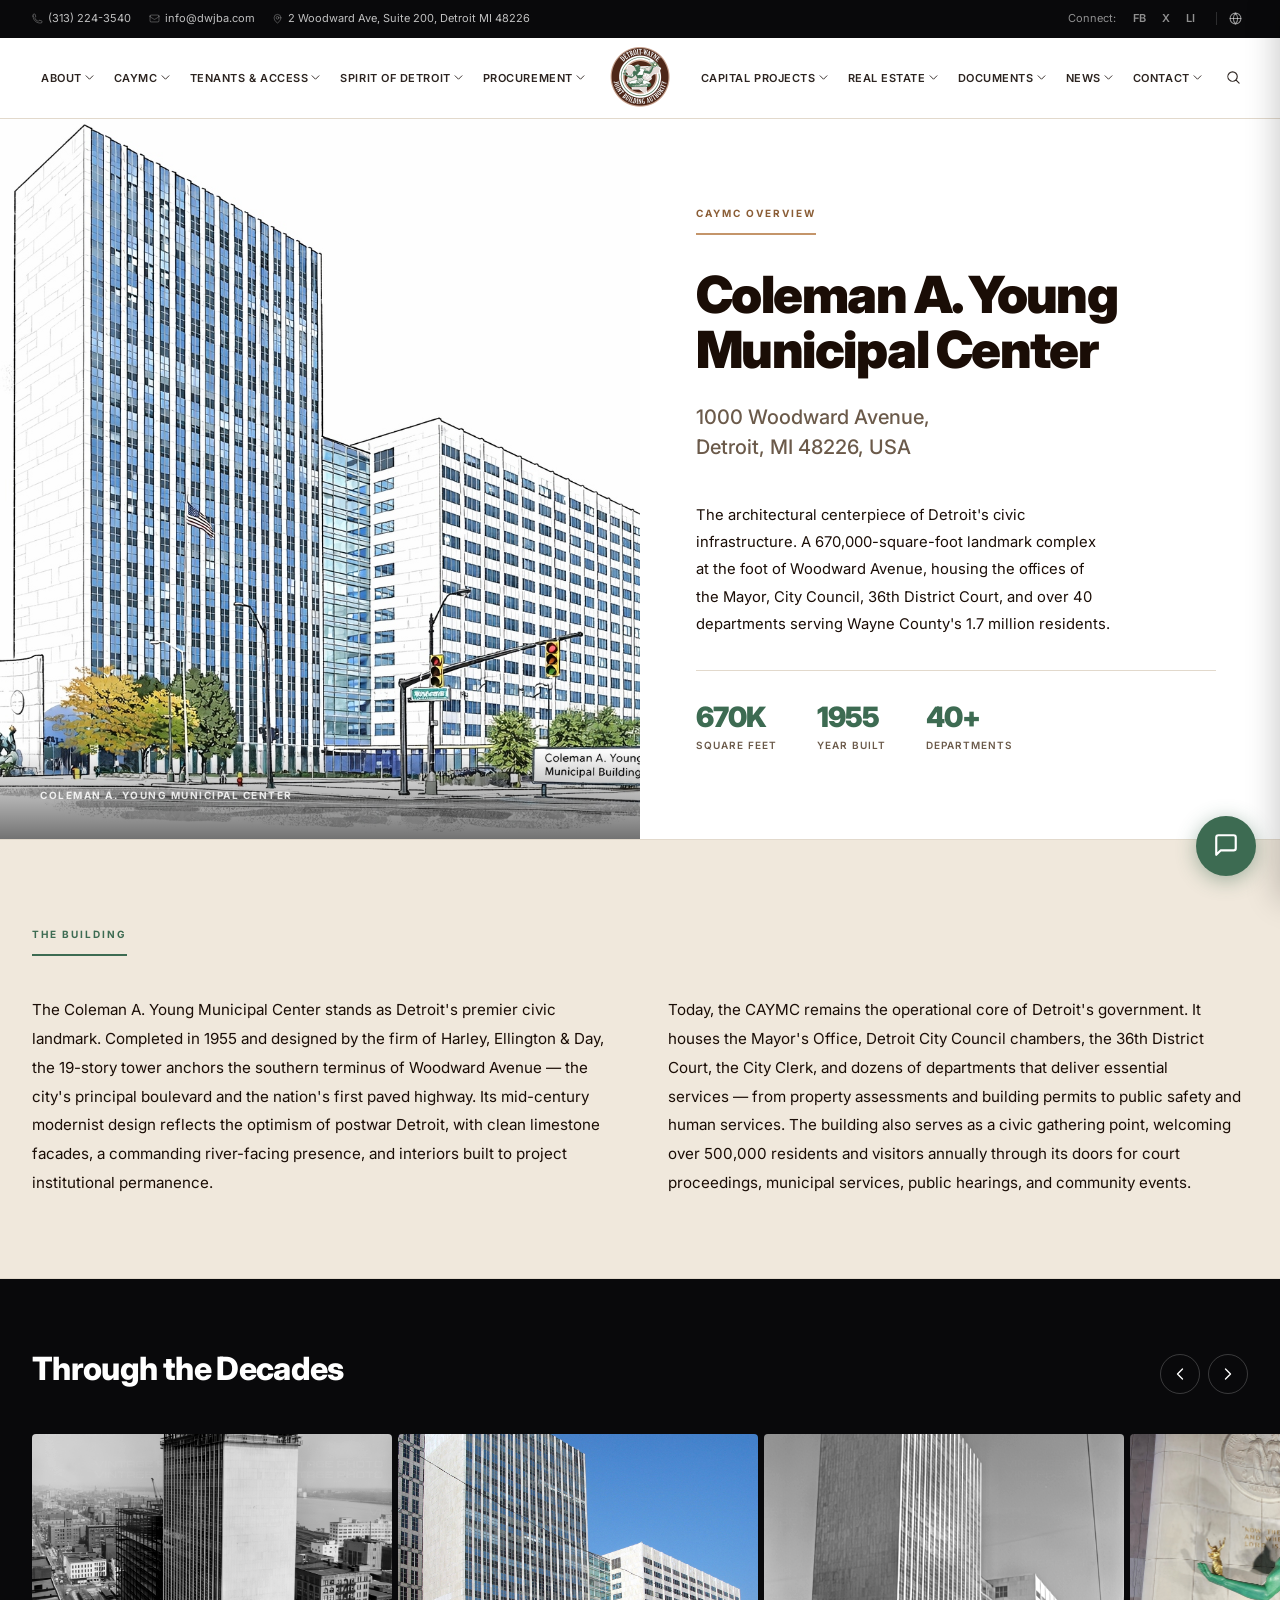
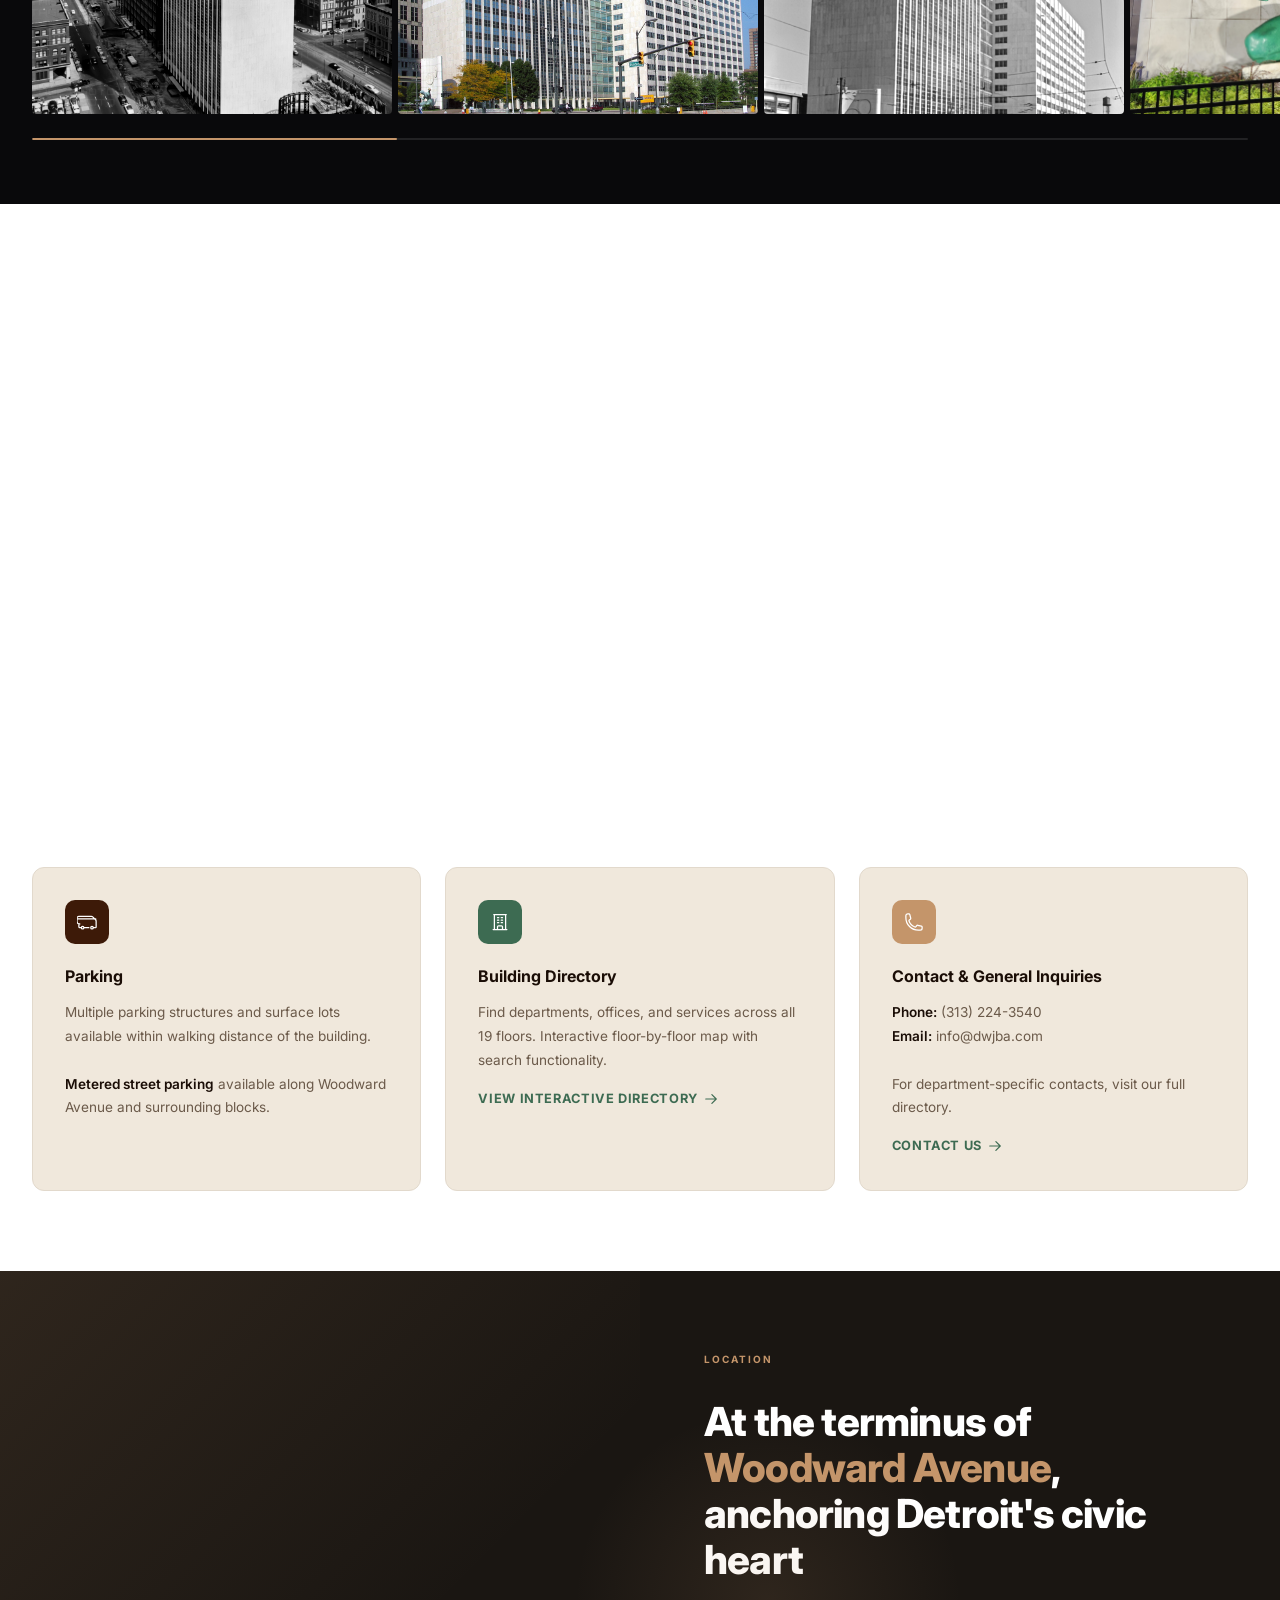
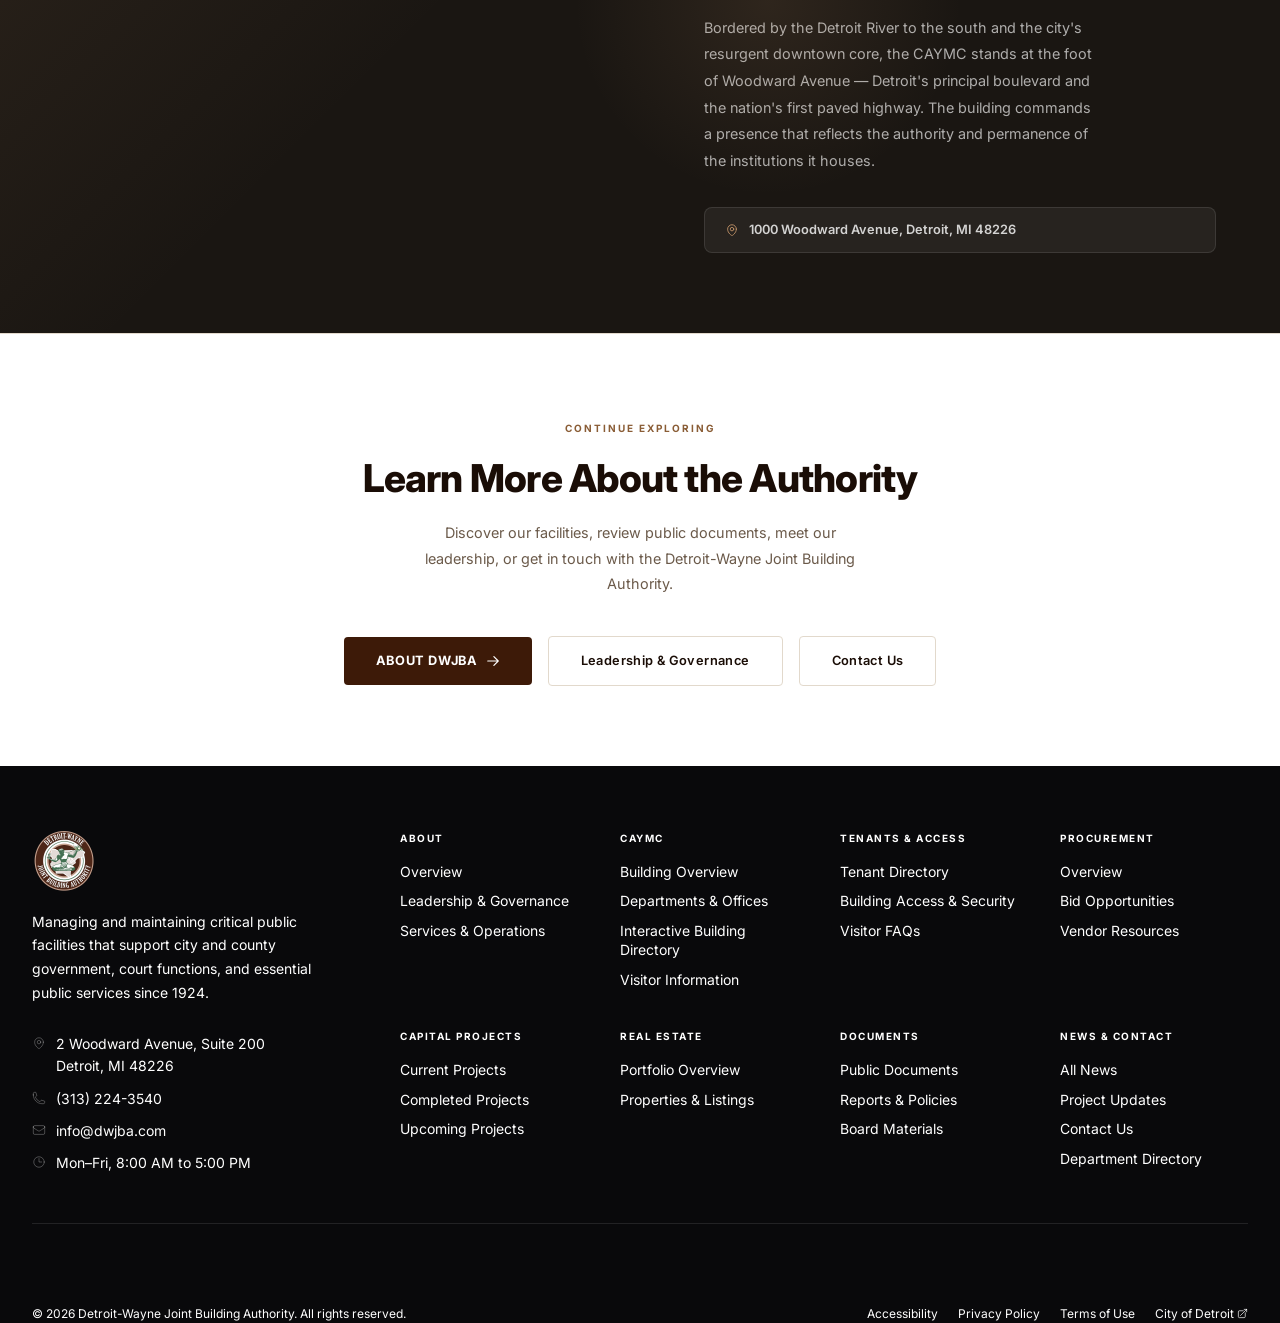
<file: about.html>
<!DOCTYPE html>
<html lang="en">
<head>
  <meta charset="UTF-8" />
  <meta name="viewport" content="width=device-width, initial-scale=1.0" />
  <title>CAYMC Overview — Detroit-Wayne Joint Building Authority</title>
  <link rel="preconnect" href="https://fonts.googleapis.com" />
  <link rel="preconnect" href="https://fonts.gstatic.com" crossorigin />
  <link href="https://fonts.googleapis.com/css2?family=Inter:wght@300;400;500;600;700;800;900&display=swap" rel="stylesheet" />
  <style>
    /* ═══════════════════════════════════════════════════════
       RESET & TOKENS
    ═══════════════════════════════════════════════════════ */
    *, *::before, *::after { box-sizing: border-box; margin: 0; padding: 0; }
    a { text-decoration: none; color: inherit; }
    ul, ol { list-style: none; }
    img { display: block; max-width: 100%; }
    button { font-family: inherit; }

    :root {
      --brown: #3d1a08;
      --green: #3d6b52;
      --tan: #c4956a;
      --cream: #f5ede0;
      --fg: #1a0d06;
      --muted: #6b5a4a;
      --border: #e2d9cc;
      --section-alt: #f0e8dc;
      --zinc-50: #fafafa;
      --zinc-100: #f4f4f5;
      --zinc-950: #09090b;
    }

    body {
      font-family: 'Inter', -apple-system, BlinkMacSystemFont, sans-serif;
      color: var(--fg);
      background: #f9f7f4;
      -webkit-font-smoothing: antialiased;
      line-height: 1.6;
    }

    /* ═══════════════════════════════════════════════════════
       TOPBAR
    ═══════════════════════════════════════════════════════ */
    .topbar {
      background: var(--zinc-950);
      color: white;
      font-size: 11px;
    }
    .topbar-inner {
      display: flex;
      align-items: center;
      justify-content: space-between;
      gap: 1rem;
      padding: .45rem 1rem;
      max-width: 1280px;
      margin: 0 auto;
    }
    @media (min-width:640px)  { .topbar-inner { padding-left:1.5rem; padding-right:1.5rem; } }
    @media (min-width:1024px) { .topbar-inner { padding-left:2rem; padding-right:2rem; } }
    .topbar-left { display:flex; align-items:center; gap:1.1rem; color:rgba(255,255,255,.75); }
    .topbar-left a { display:flex; align-items:center; gap:5px; transition:color .2s; }
    .topbar-left a:hover { color:white; }
    .topbar-left svg { width:11px; height:11px; color:rgba(255,255,255,.4); flex-shrink:0; }
    .tb-address { display:none; align-items:center; gap:5px; }
    @media (min-width:1024px){ .tb-address { display:flex; } }
    .topbar-right { display:flex; align-items:center; gap:2px; color:rgba(255,255,255,.55); }
    .tb-connect { display:none; margin-right:.5rem; color:rgba(255,255,255,.55); }
    @media (min-width:640px){ .tb-connect { display:block; } }
    .topbar-right a { padding:3px 7px; border-radius:4px; font-weight:600; transition:color .15s, background .15s; }
    .topbar-right a:hover { color:white; background:rgba(255,255,255,.1); }

    /* Google Translate Widget — Brand Styled */
    .topbar-translate { display:flex; align-items:center; gap:6px; margin-left:12px; padding-left:12px; border-left:1px solid rgba(255,255,255,.15); }
    .topbar-translate svg { width:13px; height:13px; color:rgba(255,255,255,.55); flex-shrink:0; }
    #google_translate_element { line-height:1; }
    #google_translate_element .goog-te-gadget { font-family:'Inter',sans-serif !important; color:transparent !important; font-size:0 !important; }
    #google_translate_element .goog-te-gadget-simple { background:transparent !important; border:none !important; padding:0 !important; display:flex !important; align-items:center !important; cursor:pointer; }
    #google_translate_element .goog-te-gadget-simple > span { display:flex !important; align-items:center !important; }
    #google_translate_element .goog-te-gadget-simple a { color:rgba(255,255,255,.75) !important; font-size:11px !important; font-family:'Inter',sans-serif !important; font-weight:600 !important; letter-spacing:.03em; text-decoration:none !important; white-space:nowrap; }
    #google_translate_element .goog-te-gadget-simple a span { color:rgba(255,255,255,.75) !important; font-size:11px !important; border:none !important; }
    #google_translate_element .goog-te-gadget-simple:hover a,
    #google_translate_element .goog-te-gadget-simple:hover a span { color:white !important; }
    #google_translate_element .goog-te-gadget-icon { display:none !important; }
    #google_translate_element img { display:none !important; }
    .goog-te-menu-frame { box-shadow:0 8px 32px rgba(0,0,0,.18) !important; }
    body > div.skiptranslate { display:none !important; }
    body > iframe.skiptranslate { display:block !important; }
    body { top:0 !important; }
    /* Mobile: show only globe icon, hide text */
    @media (max-width:639px) {
      .topbar-translate { margin-left:8px; padding-left:8px; gap:0; }
      #google_translate_element .goog-te-gadget-simple a span { font-size:0 !important; }
      #google_translate_element .goog-te-gadget-simple a span:last-child { font-size:11px !important; }
    }
    /* Tablet: compact spacing */
    @media (min-width:640px) and (max-width:1023px) {
      .topbar-translate { margin-left:10px; padding-left:10px; }
    }


    /* ═══════════════════════════════════════════════════════
       HEADER
    ═══════════════════════════════════════════════════════ */
    .site-header {
      background: #ffffff;
      position: sticky;
      top: 0;
      z-index: 500;
      border-bottom: 1px solid #e2d9cc;
      transition: box-shadow .3s;
    }
    .site-header.scrolled { box-shadow: 0 4px 24px rgba(0,0,0,.10); }
    .header-inner {
      max-width: 1280px;
      margin: 0 auto;
      padding: 0 1rem;
      display: flex;
      align-items: center;
      height: 80px;
      position: relative;
    }
    @media (min-width:640px)  { .header-inner { padding:0 1.5rem; } }
    @media (min-width:1024px) { .header-inner { padding:0 2rem; } }

    .nav-left, .nav-right {
      display: none;
      align-items: center;
      gap: 1px;
      flex: 1;
    }
    @media (min-width:1280px){ .nav-left,.nav-right { display:flex; } }
    .nav-right { justify-content:flex-end; }

    .nav-logo {
      position: absolute;
      left: 50%;
      transform: translateX(-50%);
    }
    @media (min-width:1280px){
      .nav-logo { position:relative; left:auto; transform:none; flex-shrink:0; }
    }
    .nav-logo img { height:64px; width:64px; object-fit:contain; display:block; }

    .nav-item { position:relative; }
    .nav-btn {
      display: flex;
      align-items: center;
      gap: 2px;
      padding: 7px 9px;
      font-size: 11px;
      font-weight: 600;
      text-transform: uppercase;
      letter-spacing: .05em;
      color: #2c2420;
      border-radius: 5px;
      white-space: nowrap;
      cursor: default;
      transition: color .15s;
      background: none;
      border: none;
      font-family: inherit;
    }
    .nav-btn svg { width:11px; height:11px; transition:transform .2s; }
    .nav-item:hover .nav-btn { color: var(--brown); }
    .nav-item:hover .nav-btn svg { transform:rotate(180deg); }

    .nav-drop {
      display: none;
      position: absolute;
      top: calc(100% + 4px);
      left: 0;
      z-index: 600;
      min-width: 210px;
    }
    .nav-item:hover .nav-drop { display:block; }
    .nav-drop-inner {
      background: white;
      border: 1px solid var(--border);
      border-radius: 12px;
      box-shadow: 0 12px 40px rgba(0,0,0,.18);
      overflow: hidden;
    }
    .nav-drop-inner a {
      display: block;
      padding: 10px 16px;
      font-size: 14px;
      font-weight: 500;
      color: rgba(26,13,6,.8);
      transition: background .12s;
    }
    .nav-drop-inner a:hover { background: var(--zinc-50); }

    .nav-search {
      margin-left: .4rem;
      padding: 7px;
      color: #2c2420;
      border-radius: 7px;
      background: none;
      border: none;
      cursor: pointer;
      display: flex;
      align-items: center;
      transition: color .15s;
    }
    .nav-search:hover { color: var(--brown); }
    .nav-search svg { width:15px; height:15px; }

    .mob-controls {
      display: flex;
      align-items: center;
      gap: .4rem;
      margin-left: auto;
    }
    @media (min-width:1280px){ .mob-controls { display:none; } }
    .mob-controls button {
      padding:7px; color: #2c2420; border-radius:7px;
      background:none; border:none; cursor:pointer;
      transition:color .15s;
    }
    .mob-controls button:hover { color: var(--brown); }
    .mob-controls button svg { width:18px; height:18px; display:block; }

    .mob-nav {
      position: fixed;
      top: 0; right: 0; bottom: 0;
      width: 300px;
      background: white;
      z-index: 700;
      overflow-y: auto;
      transform: translateX(100%);
      transition: transform .3s ease;
      box-shadow: -4px 0 30px rgba(0,0,0,.2);
    }
    .mob-nav.open { transform:translateX(0); }
    .mob-nav-head {
      display: flex;
      align-items: center;
      justify-content: space-between;
      padding: 1.25rem 1.5rem;
      background: var(--brown);
      color: white;
    }
    .mob-nav-head span { font-size:14px; font-weight:700; }
    .mob-nav-head button { color:white; background:none; border:none; cursor:pointer; }
    .mob-nav-head button svg { width:20px; height:20px; display:block; }
    .mob-nav-body { padding:.75rem 0; }
    .mob-group { border-bottom:1px solid var(--border); padding:.4rem 0; }
    .mob-label { display:block; padding:.55rem 1.5rem; font-size:11px; font-weight:700; text-transform:uppercase; letter-spacing:.08em; color:var(--brown); }
    .mob-link { display:block; padding:.45rem 1.5rem .45rem 2rem; font-size:14px; color:var(--fg); transition:background .12s; }
    .mob-link:hover { background:var(--section-alt); }
    .scrim {
      display: none;
      position: fixed;
      inset: 0;
      background: rgba(0,0,0,.5);
      z-index: 650;
    }
    .scrim.visible { display:block; }

    /* ═══════════════════════════════════════════════════════
       FOOTER
    ═══════════════════════════════════════════════════════ */
    .site-footer { background:var(--zinc-950); color:white; }
    .footer-main {
      max-width: 1280px;
      margin: 0 auto;
      padding: 4rem 1rem 3rem;
    }
    @media (min-width:640px)  { .footer-main { padding-left:1.5rem; padding-right:1.5rem; } }
    @media (min-width:1024px) { .footer-main { padding-left:2rem; padding-right:2rem; } }

    .footer-top {
      display: flex;
      flex-direction: column;
      gap: 3rem;
      padding-bottom: 3rem;
      border-bottom: 1px solid rgba(255,255,255,.1);
    }
    @media (min-width:1024px){ .footer-top { flex-direction:row; gap:5rem; } }

    .footer-brand { flex-shrink:0; }
    @media (min-width:1024px){ .footer-brand { width:18rem; } }
    .footer-logo { height:64px; width:auto; margin-bottom:1rem; }
    .footer-desc { font-size:.875rem; color:white; line-height:1.7; margin-bottom:1.75rem; }
    .footer-contacts { display:flex; flex-direction:column; gap:.625rem; }
    .footer-ci { display:flex; align-items:flex-start; gap:.625rem; font-size:.875rem; color:white; }
    .footer-ci svg { width:14px; height:14px; color:rgba(255,255,255,.3); flex-shrink:0; margin-top:3px; }
    .footer-ci a:hover { color:white; text-decoration:underline; }

    .footer-nav {
      flex: 1;
      display: grid;
      grid-template-columns: repeat(2,1fr);
      gap: 2rem;
    }
    @media (min-width:640px)  { .footer-nav { grid-template-columns:repeat(3,1fr); } }
    @media (min-width:1024px) { .footer-nav { grid-template-columns:repeat(4,1fr); } }

    .fn-col h3 { font-size:10px; font-weight:700; text-transform:uppercase; letter-spacing:.15em; color:white; margin-bottom:1rem; }
    .fn-col ul { display:flex; flex-direction:column; gap:.625rem; }
    .fn-col li span,
    .fn-col li a { font-size:.875rem; color:white; line-height:1.4; display:block; cursor:default; transition:color .15s; }
    .fn-col li a:hover { color:rgba(255,255,255,.7); }

    .footer-bottom {
      max-width: 1280px;
      margin: 0 auto;
      padding: 2rem 1rem 0;
      display: flex;
      flex-direction: column;
      align-items: center;
      gap: 1rem;
    }
    @media (min-width:640px){
      .footer-bottom { flex-direction:row; justify-content:space-between; padding-left:1.5rem; padding-right:1.5rem; }
    }
    @media (min-width:1024px){ .footer-bottom { padding-left:2rem; padding-right:2rem; } }
    .footer-copy { font-size:.75rem; color:white; }
    .footer-legal { display:flex; align-items:center; gap:1.25rem; font-size:.75rem; color:white; }
    .footer-legal a,
    .footer-legal button { color:white; background:none; border:none; font-family:inherit; font-size:inherit; cursor:pointer; transition:color .15s; }
    .footer-legal a:hover,
    .footer-legal button:hover { color:rgba(255,255,255,.7); }
    .footer-legal-ext { display:flex; align-items:center; gap:3px; }
    .footer-legal-ext svg { width:11px; height:11px; }


    /* ═══════════════════════════════════════════════════════
       SECTION 1: HERO — Full-bleed two-column
    ═══════════════════════════════════════════════════════ */
    .about-hero {
      display: grid;
      grid-template-columns: 1fr;
      min-height: 70vh;
      background: white;
    }
    @media (min-width:900px) {
      .about-hero {
        grid-template-columns: 1fr 1fr;
        min-height: 80vh;
      }
    }

    .about-hero-img {
      position: relative;
      overflow: hidden;
      min-height: 400px;
    }
    .about-hero-img img {
      position: absolute;
      inset: 0;
      width: 100%;
      height: 100%;
      object-fit: cover;
      object-position: center top;
    }
    .hero-img-label {
      position: absolute;
      bottom: 0;
      left: 0;
      right: 0;
      padding: 2rem 2.5rem;
      background: linear-gradient(to top, rgba(0,0,0,.55) 0%, transparent 100%);
      color: white;
    }
    .hero-img-label span {
      font-size: 10px;
      font-weight: 700;
      letter-spacing: .15em;
      text-transform: uppercase;
      opacity: .85;
    }

    .about-hero-content {
      display: flex;
      flex-direction: column;
      justify-content: center;
      padding: 3.5rem 2rem;
    }
    @media (min-width:900px) {
      .about-hero-content {
        padding: 5rem 4rem 5rem 3.5rem;
      }
    }

    .about-hero-eyebrow {
      display: inline-block;
      font-size: 10px;
      font-weight: 700;
      letter-spacing: .2em;
      text-transform: uppercase;
      color: #8a5d36;
      margin-bottom: 2rem;
      padding-bottom: .75rem;
      border-bottom: 2px solid var(--tan);
      align-self: flex-start;
    }

    .about-hero-content h1 {
      font-size: clamp(2rem, 4vw, 3.25rem);
      font-weight: 900;
      line-height: 1.08;
      color: var(--fg);
      margin-bottom: 1.5rem;
      letter-spacing: -0.03em;
    }

    .about-hero-address {
      font-size: clamp(1rem, 1.8vw, 1.25rem);
      font-weight: 500;
      color: var(--muted);
      line-height: 1.5;
      margin-bottom: 2.5rem;
    }

    .hero-desc {
      font-size: .925rem;
      line-height: 1.85;
      color: var(--fg);
      max-width: 46ch;
      margin-bottom: 2rem;
    }

    .hero-stats {
      display: flex;
      gap: 2.5rem;
      padding-top: 2rem;
      border-top: 1px solid var(--border);
    }
    .hero-stat-num {
      font-size: 1.75rem;
      font-weight: 900;
      color: var(--green);
      letter-spacing: -0.03em;
      line-height: 1;
      margin-bottom: .35rem;
    }
    .hero-stat-label {
      font-size: 10px;
      font-weight: 600;
      letter-spacing: .1em;
      text-transform: uppercase;
      color: var(--muted);
    }


    /* ═══════════════════════════════════════════════════════
       SECTION 2: CAYMC Story — Dual paragraph
    ═══════════════════════════════════════════════════════ */
    .about-story {
      background: var(--section-alt);
      border-top: 1px solid var(--border);
      border-bottom: 1px solid var(--border);
    }
    .about-story-inner {
      max-width: 1280px;
      margin: 0 auto;
      padding: 5rem 2rem;
    }
    .about-story-eyebrow {
      display: inline-block;
      font-size: 10px;
      font-weight: 700;
      letter-spacing: .2em;
      text-transform: uppercase;
      color: var(--green);
      margin-bottom: 2.5rem;
      padding-bottom: .75rem;
      border-bottom: 2px solid var(--green);
    }
    .about-story-cols {
      display: grid;
      grid-template-columns: 1fr;
      gap: 2.5rem;
    }
    @media (min-width:768px) {
      .about-story-cols {
        grid-template-columns: 1fr 1fr;
        gap: 3.5rem;
      }
    }
    .about-story-cols p {
      font-size: .95rem;
      line-height: 1.9;
      color: var(--fg);
    }

    /* ═══════════════════════════════════════════════════════
       SECTION 3: Image Collage — Horizontal scroll, urban creative
    ═══════════════════════════════════════════════════════ */
    .about-collage {
      background: var(--zinc-950);
      padding: 4rem 0;
      overflow: hidden;
    }
    .collage-header {
      max-width: 1280px;
      margin: 0 auto;
      padding: 0 2rem;
      display: flex;
      align-items: flex-end;
      justify-content: space-between;
      margin-bottom: 2.5rem;
      flex-wrap: wrap;
      gap: 1rem;
    }
    .collage-header h2 {
      font-size: clamp(1.5rem, 2.5vw, 2rem);
      font-weight: 800;
      color: white;
      letter-spacing: -0.02em;
    }
    .collage-nav {
      display: flex;
      align-items: center;
      gap: .5rem;
    }
    .collage-nav button {
      width: 40px;
      height: 40px;
      border-radius: 50%;
      border: 1.5px solid rgba(255,255,255,.2);
      background: transparent;
      color: white;
      cursor: pointer;
      display: flex;
      align-items: center;
      justify-content: center;
      transition: border-color .25s, background .25s;
    }
    .collage-nav button:hover {
      border-color: var(--tan);
      background: rgba(255,255,255,.06);
    }
    .collage-nav button svg { width: 16px; height: 16px; }

    .collage-track-wrap {
      position: relative;
      overflow: hidden;
    }
    .collage-track {
      display: flex;
      gap: 6px;
      padding: 0 2rem;
      overflow-x: auto;
      scroll-behavior: smooth;
      scrollbar-width: none;
      -ms-overflow-style: none;
      cursor: grab;
    }
    .collage-track::-webkit-scrollbar { display: none; }
    .collage-track.grabbing { cursor: grabbing; }

    .collage-item {
      position: relative;
      overflow: hidden;
      border-radius: 4px;
      flex-shrink: 0;
      width: 360px;
      height: 280px;
      cursor: pointer;
    }
    .collage-item img {
      width: 100%;
      height: 100%;
      object-fit: cover;
      transition: transform .55s cubic-bezier(.25,.46,.45,.94);
    }
    .collage-item.bw img {
      filter: grayscale(1) contrast(1.1);
    }
    .collage-item.bw:hover img {
      filter: grayscale(.3) contrast(1);
    }
    .collage-item:hover img {
      transform: scale(1.06);
    }
    .collage-item-overlay {
      position: absolute;
      inset: 0;
      background: linear-gradient(to top, rgba(0,0,0,.6) 0%, transparent 50%);
      opacity: 0;
      transition: opacity .4s;
    }
    .collage-item:hover .collage-item-overlay { opacity: 1; }
    .collage-item-label {
      position: absolute;
      bottom: 0;
      left: 0;
      right: 0;
      padding: 1.25rem 1.25rem;
      color: white;
      font-size: 11px;
      font-weight: 700;
      letter-spacing: .08em;
      text-transform: uppercase;
      opacity: 0;
      transform: translateY(8px);
      transition: opacity .35s, transform .35s;
    }
    .collage-item:hover .collage-item-label {
      opacity: 1;
      transform: translateY(0);
    }
    /* Progress bar */
    .collage-progress {
      max-width: 1280px;
      margin: 1.5rem auto 0;
      padding: 0 2rem;
    }
    .collage-progress-bar {
      height: 2px;
      background: rgba(255,255,255,.1);
      border-radius: 1px;
      overflow: hidden;
    }
    .collage-progress-fill {
      height: 100%;
      background: var(--tan);
      border-radius: 1px;
      width: 30%;
      transition: width .2s;
    }


    /* ═══════════════════════════════════════════════════════
       SECTION 4: Visitor Information — Public-facing essentials
    ═══════════════════════════════════════════════════════ */
    .visitor-info {
      background: white;
      padding: 5rem 0;
    }
    .visitor-info-inner {
      max-width: 1280px;
      margin: 0 auto;
      padding: 0 2rem;
    }
    .visitor-info-header {
      text-align: center;
      margin-bottom: 4rem;
    }
    .visitor-info-header .vi-eyebrow {
      display: inline-block;
      font-size: 10px;
      font-weight: 700;
      letter-spacing: .2em;
      text-transform: uppercase;
      color: var(--green);
      margin-bottom: 1rem;
    }
    .visitor-info-header h2 {
      font-size: clamp(1.75rem, 3vw, 2.5rem);
      font-weight: 800;
      letter-spacing: -0.02em;
      color: var(--fg);
      margin-bottom: .75rem;
    }
    .visitor-info-header p {
      font-size: .9rem;
      color: var(--muted);
      max-width: 52ch;
      margin: 0 auto;
      line-height: 1.7;
    }

    .vi-grid {
      display: grid;
      grid-template-columns: 1fr;
      gap: 1.5rem;
    }
    @media (min-width:768px) {
      .vi-grid {
        grid-template-columns: repeat(2, 1fr);
      }
    }
    @media (min-width:1024px) {
      .vi-grid {
        grid-template-columns: repeat(3, 1fr);
      }
    }

    .vi-card {
      background: var(--section-alt);
      border-radius: 12px;
      padding: 2rem;
      border: 1px solid var(--border);
      transition: box-shadow .3s, transform .3s;
    }
    .vi-card:hover {
      box-shadow: 0 8px 32px rgba(0,0,0,.08);
      transform: translateY(-2px);
    }
    .vi-card-icon {
      width: 44px;
      height: 44px;
      border-radius: 10px;
      display: flex;
      align-items: center;
      justify-content: center;
      margin-bottom: 1.25rem;
    }
    .vi-card-icon svg { width: 20px; height: 20px; }
    .vi-card-icon.icon-brown { background: var(--brown); color: white; }
    .vi-card-icon.icon-green { background: var(--green); color: white; }
    .vi-card-icon.icon-tan { background: var(--tan); color: white; }

    .vi-card h3 {
      font-size: 1rem;
      font-weight: 700;
      color: var(--fg);
      margin-bottom: .75rem;
    }
    .vi-card p {
      font-size: .85rem;
      line-height: 1.75;
      color: var(--muted);
      margin-bottom: 0;
    }
    .vi-card p strong {
      color: var(--fg);
      font-weight: 600;
    }
    .vi-card-link {
      display: inline-flex;
      align-items: center;
      gap: .35rem;
      margin-top: 1rem;
      font-size: .8rem;
      font-weight: 700;
      color: var(--green);
      text-transform: uppercase;
      letter-spacing: .05em;
      transition: gap .2s;
    }
    .vi-card:hover .vi-card-link { gap: .6rem; }
    .vi-card-link svg { width: 14px; height: 14px; }


    /* ═══════════════════════════════════════════════════════
       SECTION 5: Location Map — Illuminated, bright
    ═══════════════════════════════════════════════════════ */
    .about-map {
      background: #1a1612;
      overflow: hidden;
    }
    .about-map-inner {
      max-width: 1280px;
      margin: 0 auto;
      display: grid;
      grid-template-columns: 1fr;
      min-height: 500px;
    }
    @media (min-width:900px) {
      .about-map-inner {
        grid-template-columns: 1fr 1fr;
      }
    }

    .about-map-visual {
      position: relative;
      min-height: 380px;
    }
    .about-map-visual iframe {
      position: absolute;
      inset: 0;
      width: 100%;
      height: 100%;
      border: 0;
      filter: saturate(.3) brightness(1.1) contrast(1.1);
    }
    /* Warm glow overlay */
    .map-glow {
      position: absolute;
      inset: 0;
      background: linear-gradient(135deg, rgba(196,149,106,.12) 0%, transparent 60%);
      pointer-events: none;
    }

    .about-map-content {
      padding: 4rem 2.5rem;
      display: flex;
      flex-direction: column;
      justify-content: center;
      position: relative;
    }
    @media (min-width:900px) {
      .about-map-content {
        padding: 5rem 4rem;
      }
    }
    /* Ambient glow behind text */
    .about-map-content::before {
      content: '';
      position: absolute;
      top: 20%;
      left: -10%;
      width: 60%;
      height: 60%;
      background: radial-gradient(circle, rgba(196,149,106,.12) 0%, transparent 70%);
      pointer-events: none;
    }
    .map-eyebrow {
      font-size: 10px;
      font-weight: 700;
      letter-spacing: .2em;
      text-transform: uppercase;
      color: var(--tan);
      margin-bottom: 2rem;
    }
    .about-map-content h2 {
      font-size: clamp(1.75rem, 3.5vw, 2.5rem);
      font-weight: 800;
      line-height: 1.15;
      margin-bottom: 2rem;
      letter-spacing: -0.02em;
      color: white;
    }
    .about-map-content h2 span {
      color: var(--tan);
    }
    .about-map-content p {
      font-size: .9rem;
      line-height: 1.85;
      color: rgba(255,255,255,.65);
      max-width: 44ch;
    }
    .map-address-badge {
      display: inline-flex;
      align-items: center;
      gap: .6rem;
      margin-top: 2rem;
      padding: .75rem 1.25rem;
      background: rgba(255,255,255,.06);
      border: 1px solid rgba(255,255,255,.1);
      border-radius: 8px;
      color: rgba(255,255,255,.8);
      font-size: .8rem;
      font-weight: 600;
    }
    .map-address-badge svg {
      width: 14px;
      height: 14px;
      color: var(--tan);
      flex-shrink: 0;
    }

    /* ═══════════════════════════════════════════════════════
       SECTION 6: CTA — White background per user directive
    ═══════════════════════════════════════════════════════ */
    .about-cta {
      background: #ffffff;
      border-top: 1px solid var(--border);
    }
    .about-cta-inner {
      max-width: 1280px;
      margin: 0 auto;
      padding: 5rem 2rem;
      text-align: center;
    }
    .about-cta-eyebrow {
      display: inline-block;
      font-size: 10px;
      font-weight: 700;
      letter-spacing: .2em;
      text-transform: uppercase;
      color: #8a5d36;
      margin-bottom: 1.25rem;
    }
    .about-cta-inner h2 {
      font-size: clamp(1.75rem, 3vw, 2.5rem);
      font-weight: 800;
      color: var(--fg);
      margin-bottom: 1.25rem;
      line-height: 1.15;
      letter-spacing: -0.02em;
    }
    .about-cta-inner > p {
      font-size: .9rem;
      color: var(--muted);
      max-width: 48ch;
      margin: 0 auto 2.5rem;
      line-height: 1.75;
    }
    .cta-buttons {
      display: flex;
      align-items: center;
      justify-content: center;
      gap: 1rem;
      flex-wrap: wrap;
    }
    .cta-btn-primary {
      display: inline-flex;
      align-items: center;
      gap: .5rem;
      padding: .85rem 2rem;
      background: var(--brown);
      color: white;
      font-size: .8rem;
      font-weight: 700;
      letter-spacing: .05em;
      text-transform: uppercase;
      border-radius: 4px;
      border: none;
      cursor: pointer;
      transition: background .25s;
    }
    .cta-btn-primary:hover { background: #2a1106; }
    .cta-btn-primary svg { width:14px; height:14px; }
    .cta-btn-outline {
      display: inline-flex;
      align-items: center;
      gap: .5rem;
      padding: .85rem 2rem;
      background: transparent;
      color: var(--fg);
      font-size: .8rem;
      font-weight: 600;
      letter-spacing: .03em;
      border-radius: 4px;
      border: 1.5px solid var(--border);
      cursor: pointer;
      transition: border-color .25s, background .25s;
    }
    .cta-btn-outline:hover {
      border-color: var(--muted);
      background: rgba(0,0,0,.02);
    }

    /* ═══════════════════════════════════════════════════════
       SCROLL ANIMATIONS
    ═══════════════════════════════════════════════════════ */
    .fade-up {
      opacity: 0;
      transform: translateY(28px);
      transition: opacity .7s cubic-bezier(.16,1,.3,1), transform .7s cubic-bezier(.16,1,.3,1);
    }
    .fade-up.visible {
      opacity: 1;
      transform: translateY(0);
    }
  
    .skip-to-content:focus { left:0; top:0; width:auto; height:auto; overflow:visible; }
    </style>
</head>
<body>
<a href="#main-content" class="skip-to-content" style="position:absolute;left:-9999px;top:auto;width:1px;height:1px;overflow:hidden;z-index:9999;padding:12px 24px;background:#3d1a08;color:#fff;font-weight:600;font-size:14px;text-decoration:none;border-radius:0 0 4px 0;transition:all .15s;">Skip to main content</a>

<!-- ═══════════════════════════════════════════════════════
     TOPBAR
═══════════════════════════════════════════════════════ -->
<div class="topbar">
  <div class="topbar-inner">
    <div class="topbar-left">
      <a href="tel:+13132243540">
        <svg xmlns="http://www.w3.org/2000/svg" fill="none" viewBox="0 0 24 24" stroke-width="1.5" stroke="currentColor"><path stroke-linecap="round" stroke-linejoin="round" d="M2.25 6.75c0 8.284 6.716 15 15 15h2.25a2.25 2.25 0 0 0 2.25-2.25v-1.372c0-.516-.351-.966-.852-1.091l-4.423-1.106c-.44-.11-.902.055-1.173.417l-.97 1.293c-.282.376-.769.542-1.21.38a12.035 12.035 0 0 1-7.143-7.143c-.162-.441.004-.928.38-1.21l1.293-.97c.363-.271.527-.734.417-1.173L6.963 3.102a1.125 1.125 0 0 0-1.091-.852H4.5A2.25 2.25 0 0 0 2.25 4.5v2.25Z" /></svg>
        (313) 224-3540
      </a>
      <a href="mailto:info@dwjba.com">
        <svg xmlns="http://www.w3.org/2000/svg" fill="none" viewBox="0 0 24 24" stroke-width="1.5" stroke="currentColor"><path stroke-linecap="round" stroke-linejoin="round" d="M21.75 6.75v10.5a2.25 2.25 0 0 1-2.25 2.25h-15a2.25 2.25 0 0 1-2.25-2.25V6.75m19.5 0A2.25 2.25 0 0 0 19.5 4.5h-15a2.25 2.25 0 0 0-2.25 2.25m19.5 0v.243a2.25 2.25 0 0 1-1.07 1.916l-7.5 4.615a2.25 2.25 0 0 1-2.36 0L3.32 8.91a2.25 2.25 0 0 1-1.07-1.916V6.75" /></svg>
        info@dwjba.com
      </a>
      <span class="tb-address">
        <svg xmlns="http://www.w3.org/2000/svg" fill="none" viewBox="0 0 24 24" stroke-width="1.5" stroke="currentColor" style="width:11px;height:11px;color:rgba(255,255,255,.4)"><path stroke-linecap="round" stroke-linejoin="round" d="M15 10.5a3 3 0 1 1-6 0 3 3 0 0 1 6 0Z" /><path stroke-linecap="round" stroke-linejoin="round" d="M19.5 10.5c0 7.142-7.5 11.25-7.5 11.25S4.5 17.642 4.5 10.5a7.5 7.5 0 1 1 15 0Z" /></svg>
        2 Woodward Ave, Suite 200, Detroit MI 48226
      </span>
    </div>
    <div class="topbar-right">
      <span class="tb-connect">Connect:</span>
      <a href="https://facebook.com" target="_blank" rel="noopener">FB</a>
      <a href="https://twitter.com" target="_blank" rel="noopener">X</a>
      <a href="https://linkedin.com" target="_blank" rel="noopener">LI</a>
      <div class="topbar-translate">
        <svg xmlns="http://www.w3.org/2000/svg" viewBox="0 0 24 24" fill="none" stroke="currentColor" stroke-width="2" stroke-linecap="round" stroke-linejoin="round"><circle cx="12" cy="12" r="10"/><path d="M2 12h20"/><path d="M12 2a15.3 15.3 0 0 1 4 10 15.3 15.3 0 0 1-4 10 15.3 15.3 0 0 1-4-10 15.3 15.3 0 0 1 4-10z"/></svg>
        <div id="google_translate_element"></div>
      </div>
    </div>
  </div>
</div>

<!-- ═══════════════════════════════════════════════════════
     HEADER
═══════════════════════════════════════════════════════ -->
<header class="site-header" id="siteHeader">
  <div class="header-inner">
    <nav class="nav-left">
      <div class="nav-item">
        <button class="nav-btn">About <svg xmlns="http://www.w3.org/2000/svg" fill="none" viewBox="0 0 24 24" stroke-width="2" stroke="currentColor"><path stroke-linecap="round" stroke-linejoin="round" d="m19.5 8.25-7.5 7.5-7.5-7.5" /></svg></button>
        <div class="nav-drop"><div class="nav-drop-inner">
          <a href="about.html">Overview</a>
          <a href="about.html#leadership">Leadership &amp; Governance</a>
          <a href="about.html#services">Services &amp; Operations</a>
        </div></div>
      </div>
      <div class="nav-item">
        <button class="nav-btn">CAYMC <svg xmlns="http://www.w3.org/2000/svg" fill="none" viewBox="0 0 24 24" stroke-width="2" stroke="currentColor"><path stroke-linecap="round" stroke-linejoin="round" d="m19.5 8.25-7.5 7.5-7.5-7.5" /></svg></button>
        <div class="nav-drop"><div class="nav-drop-inner">
          <a href="directory.html">Overview</a>
          <a href="directory.html">Departments &amp; Offices</a>
          <a href="building-directory.html">Interactive Building Directory</a>
          <a href="contact.html">Visitor Information</a>
        </div></div>
      </div>
      <div class="nav-item">
        <button class="nav-btn">Tenants &amp; Access <svg xmlns="http://www.w3.org/2000/svg" fill="none" viewBox="0 0 24 24" stroke-width="2" stroke="currentColor"><path stroke-linecap="round" stroke-linejoin="round" d="m19.5 8.25-7.5 7.5-7.5-7.5" /></svg></button>
        <div class="nav-drop"><div class="nav-drop-inner">
          <a href="directory.html">Tenant Directory</a>
          <a href="contact.html">Building Access &amp; Security</a>
          <a href="contact.html">Visitor FAQs</a>
        </div></div>
      </div>
      <div class="nav-item">
        <button class="nav-btn">Spirit of Detroit <svg xmlns="http://www.w3.org/2000/svg" fill="none" viewBox="0 0 24 24" stroke-width="2" stroke="currentColor"><path stroke-linecap="round" stroke-linejoin="round" d="m19.5 8.25-7.5 7.5-7.5-7.5" /></svg></button>
        <div class="nav-drop"><div class="nav-drop-inner">
          <a href="spirit.html">Overview</a>
          <a href="spirit.html#request">Request Form</a>
          <a href="spirit.html#gallery">Gallery</a>
        </div></div>
      </div>
      <div class="nav-item">
        <button class="nav-btn">Procurement <svg xmlns="http://www.w3.org/2000/svg" fill="none" viewBox="0 0 24 24" stroke-width="2" stroke="currentColor"><path stroke-linecap="round" stroke-linejoin="round" d="m19.5 8.25-7.5 7.5-7.5-7.5" /></svg></button>
        <div class="nav-drop"><div class="nav-drop-inner">
          <a href="#">Overview</a>
          <a href="#">Bid Opportunities</a>
          <a href="#">Vendor Resources</a>
        </div></div>
      </div>
    </nav>

    <div class="nav-logo">
      <a href="index.html">
        <img src="images/logo-nav.png" alt="Detroit-Wayne Joint Building Authority" />
      </a>
    </div>

    <nav class="nav-right">
      <div class="nav-item">
        <button class="nav-btn">Capital Projects <svg xmlns="http://www.w3.org/2000/svg" fill="none" viewBox="0 0 24 24" stroke-width="2" stroke="currentColor"><path stroke-linecap="round" stroke-linejoin="round" d="m19.5 8.25-7.5 7.5-7.5-7.5" /></svg></button>
        <div class="nav-drop"><div class="nav-drop-inner">
          <a href="#">Current Projects</a>
          <a href="#">Completed Projects</a>
          <a href="#">Upcoming Projects</a>
        </div></div>
      </div>
      <div class="nav-item">
        <button class="nav-btn">Real Estate <svg xmlns="http://www.w3.org/2000/svg" fill="none" viewBox="0 0 24 24" stroke-width="2" stroke="currentColor"><path stroke-linecap="round" stroke-linejoin="round" d="m19.5 8.25-7.5 7.5-7.5-7.5" /></svg></button>
        <div class="nav-drop"><div class="nav-drop-inner">
          <a href="#">Portfolio Overview</a>
          <a href="#">Properties &amp; Listings</a>
        </div></div>
      </div>
      <div class="nav-item">
        <button class="nav-btn">Documents <svg xmlns="http://www.w3.org/2000/svg" fill="none" viewBox="0 0 24 24" stroke-width="2" stroke="currentColor"><path stroke-linecap="round" stroke-linejoin="round" d="m19.5 8.25-7.5 7.5-7.5-7.5" /></svg></button>
        <div class="nav-drop"><div class="nav-drop-inner">
          <a href="#">Public Documents</a>
          <a href="#">Reports &amp; Policies</a>
          <a href="#">Procurement Documents</a>
          <a href="#">Board Materials</a>
        </div></div>
      </div>
      <div class="nav-item">
        <button class="nav-btn">News <svg xmlns="http://www.w3.org/2000/svg" fill="none" viewBox="0 0 24 24" stroke-width="2" stroke="currentColor"><path stroke-linecap="round" stroke-linejoin="round" d="m19.5 8.25-7.5 7.5-7.5-7.5" /></svg></button>
        <div class="nav-drop"><div class="nav-drop-inner">
          <a href="#">All News</a>
          <a href="#">Project Updates</a>
          <a href="#">Procurement Notices</a>
        </div></div>
      </div>
      <div class="nav-item">
        <button class="nav-btn">Contact <svg xmlns="http://www.w3.org/2000/svg" fill="none" viewBox="0 0 24 24" stroke-width="2" stroke="currentColor"><path stroke-linecap="round" stroke-linejoin="round" d="m19.5 8.25-7.5 7.5-7.5-7.5" /></svg></button>
        <div class="nav-drop"><div class="nav-drop-inner">
          <a href="contact.html">Contact Us</a>
          <a href="directory.html">Department Directory</a>
        </div></div>
      </div>
      <button class="nav-search" aria-label="Search" aria-label="Search">
        <svg xmlns="http://www.w3.org/2000/svg" fill="none" viewBox="0 0 24 24" stroke-width="1.8" stroke="currentColor"><path stroke-linecap="round" stroke-linejoin="round" d="m21 21-5.197-5.197m0 0A7.5 7.5 0 1 0 5.196 5.196a7.5 7.5 0 0 0 10.607 10.607Z" /></svg>
      </button>
    </nav>

    <div class="mob-controls">
      <button aria-label="Search">
        <svg xmlns="http://www.w3.org/2000/svg" fill="none" viewBox="0 0 24 24" stroke-width="1.8" stroke="currentColor"><path stroke-linecap="round" stroke-linejoin="round" d="m21 21-5.197-5.197m0 0A7.5 7.5 0 1 0 5.196 5.196a7.5 7.5 0 0 0 10.607 10.607Z" /></svg>
      </button>
      <button id="mobMenuBtn" aria-label="Open menu">
        <svg xmlns="http://www.w3.org/2000/svg" fill="none" viewBox="0 0 24 24" stroke-width="1.8" stroke="currentColor"><path stroke-linecap="round" stroke-linejoin="round" d="M3.75 6.75h16.5M3.75 12h16.5m-16.5 5.25h16.5" /></svg>
      </button>
    </div>
  </div>
</header>

<div class="scrim" id="scrim"></div>
<nav class="mob-nav" id="mobNav">
  <div class="mob-nav-head">
    <span>Menu</span>
    <button id="mobCloseBtn" aria-label="Close menu">
      <svg xmlns="http://www.w3.org/2000/svg" fill="none" viewBox="0 0 24 24" stroke-width="2" stroke="currentColor"><path stroke-linecap="round" stroke-linejoin="round" d="M6 18 18 6M6 6l12 12" /></svg>
    </button>
  </div>
  <div class="mob-nav-body">
    <div class="mob-group"><span class="mob-label">About</span><a class="mob-link" href="about.html">Overview</a><a class="mob-link" href="about.html#leadership">Leadership &amp; Governance</a></div>
    <div class="mob-group"><span class="mob-label">CAYMC</span><a class="mob-link" href="directory.html">Departments &amp; Offices</a><a class="mob-link" href="building-directory.html">Building Directory</a><a class="mob-link" href="contact.html">Visitor Information</a></div>
    <div class="mob-group"><span class="mob-label">Spirit of Detroit</span><a class="mob-link" href="spirit.html">Overview</a></div>
    <div class="mob-group"><span class="mob-label">Procurement</span><a class="mob-link" href="#">Bid Opportunities</a><a class="mob-link" href="#">Vendor Resources</a></div>
    <div class="mob-group"><span class="mob-label">Contact</span><a class="mob-link" href="contact.html">Contact Us</a><a class="mob-link" href="directory.html">Department Directory</a></div>
  </div>
</nav>


<!-- ═══════════════════════════════════════════════════════
     SECTION 1: HERO — Full-bleed illustration left, copy right
═══════════════════════════════════════════════════════ -->
<section class="about-hero">
  <div class="about-hero-img">
    <img src="images/caymc-illustration.jpg" alt="Coleman A. Young Municipal Center — Architectural illustration" />
    <div class="hero-img-label">
      <span>Coleman A. Young Municipal Center</span>
    </div>
  </div>
  <div class="about-hero-content fade-up">
    <span class="about-hero-eyebrow">CAYMC Overview</span>
    <h1>Coleman A. Young<br>Municipal Center</h1>
    <p class="about-hero-address">
      1000 Woodward Avenue,<br>
      Detroit, MI 48226, USA
    </p>
    <p class="hero-desc">The architectural centerpiece of Detroit's civic infrastructure. A 670,000-square-foot landmark complex at the foot of Woodward Avenue, housing the offices of the Mayor, City Council, 36th District Court, and over 40 departments serving Wayne County's 1.7 million residents.</p>
    <div class="hero-stats">
      <div>
        <div class="hero-stat-num">670K</div>
        <div class="hero-stat-label">Square Feet</div>
      </div>
      <div>
        <div class="hero-stat-num">1955</div>
        <div class="hero-stat-label">Year Built</div>
      </div>
      <div>
        <div class="hero-stat-num">40+</div>
        <div class="hero-stat-label">Departments</div>
      </div>
    </div>
  </div>
</section>


<!-- ═══════════════════════════════════════════════════════
     SECTION 2: CAYMC Story — About the Building
═══════════════════════════════════════════════════════ -->
<section class="about-story">
  <div class="about-story-inner">
    <span class="about-story-eyebrow fade-up">The Building</span>
    <div class="about-story-cols">
      <p class="fade-up">The Coleman A. Young Municipal Center stands as Detroit's premier civic landmark. Completed in 1955 and designed by the firm of Harley, Ellington &amp; Day, the 19-story tower anchors the southern terminus of Woodward Avenue&nbsp;&mdash; the city's principal boulevard and the nation's first paved highway. Its mid-century modernist design reflects the optimism of postwar Detroit, with clean limestone facades, a commanding river-facing presence, and interiors built to project institutional permanence.</p>
      <p class="fade-up" style="transition-delay:.1s">Today, the CAYMC remains the operational core of Detroit's government. It houses the Mayor's Office, Detroit City Council chambers, the 36th District Court, the City Clerk, and dozens of departments that deliver essential services&nbsp;&mdash; from property assessments and building permits to public safety and human services. The building also serves as a civic gathering point, welcoming over 500,000 residents and visitors annually through its doors for court proceedings, municipal services, public hearings, and community events.</p>
    </div>
  </div>
</section>


<!-- ═══════════════════════════════════════════════════════
     SECTION 3: IMAGE COLLAGE — Horizontal scroll, urban creative
═══════════════════════════════════════════════════════ -->
<section class="about-collage">
  <div class="collage-header fade-up">
    <h2>Through the Decades</h2>
    <div class="collage-nav">
      <button id="collagePrev" aria-label="Previous">
        <svg xmlns="http://www.w3.org/2000/svg" fill="none" viewBox="0 0 24 24" stroke-width="2" stroke="currentColor"><path stroke-linecap="round" stroke-linejoin="round" d="M15.75 19.5 8.25 12l7.5-7.5" /></svg>
      </button>
      <button id="collageNext" aria-label="Next">
        <svg xmlns="http://www.w3.org/2000/svg" fill="none" viewBox="0 0 24 24" stroke-width="2" stroke="currentColor"><path stroke-linecap="round" stroke-linejoin="round" d="m8.25 4.5 7.5 7.5-7.5 7.5" /></svg>
      </button>
    </div>
  </div>
  <div class="collage-track-wrap">
    <div class="collage-track" id="collageTrack" tabindex="0" role="region" aria-label="Photo gallery: Through the Decades">
      <div class="collage-item bw">
        <img src="images/caymc-construction.jpg" alt="CAYMC Under Construction ca.1953" loading="lazy" />
        <div class="collage-item-overlay"></div>
        <div class="collage-item-label">Construction ca. 1953</div>
      </div>
      <div class="collage-item">
        <img src="images/caymc-hines-1.jpg" alt="CAYMC Woodward Facade" loading="lazy" />
        <div class="collage-item-overlay"></div>
        <div class="collage-item-label">Woodward Facade</div>
      </div>
      <div class="collage-item bw">
        <img src="images/caymc-1957-exterior.jpg" alt="CAYMC 1957 Exterior" loading="lazy" />
        <div class="collage-item-overlay"></div>
        <div class="collage-item-label">1957 Exterior</div>
      </div>
      <div class="collage-item">
        <img src="images/spirit-night-close.jpg" alt="Spirit of Detroit & CAYMC" loading="lazy" />
        <div class="collage-item-overlay"></div>
        <div class="collage-item-label">Spirit of Detroit</div>
      </div>
      <div class="collage-item bw">
        <img src="images/caymc-pano-exterior.jpg" alt="CAYMC Panoramic View" loading="lazy" />
        <div class="collage-item-overlay"></div>
        <div class="collage-item-label">Panoramic View</div>
      </div>
      <div class="collage-item">
        <img src="images/caymc-snow.jpg" alt="CAYMC Winter Scene" loading="lazy" />
        <div class="collage-item-overlay"></div>
        <div class="collage-item-label">Winter on Woodward</div>
      </div>
      <div class="collage-item bw">
        <img src="images/caymc-buildingsdb.jpg" alt="CAYMC Full Exterior" loading="lazy" />
        <div class="collage-item-overlay"></div>
        <div class="collage-item-label">Full Exterior</div>
      </div>
      <div class="collage-item">
        <img src="images/caymc-hines-2.jpg" alt="CAYMC Aerial View" loading="lazy" />
        <div class="collage-item-overlay"></div>
        <div class="collage-item-label">Aerial View</div>
      </div>
    </div>
  </div>
  <div class="collage-progress">
    <div class="collage-progress-bar"><div class="collage-progress-fill" id="collageFill"></div></div>
  </div>
</section>


<!-- ═══════════════════════════════════════════════════════
     SECTION 4: VISITOR INFORMATION — Public-facing essentials
═══════════════════════════════════════════════════════ -->
<section class="visitor-info">
  <div class="visitor-info-inner">
    <div class="visitor-info-header fade-up">
      <span class="vi-eyebrow">Visitor Information</span>
      <h2>Plan Your Visit</h2>
      <p>Everything you need to know before visiting the Coleman A. Young Municipal Center.</p>
    </div>
    <div class="vi-grid">

      <!-- Address & Hours -->
      <div class="vi-card fade-up">
        <div class="vi-card-icon icon-brown">
          <svg xmlns="http://www.w3.org/2000/svg" fill="none" viewBox="0 0 24 24" stroke-width="1.5" stroke="currentColor"><path stroke-linecap="round" stroke-linejoin="round" d="M12 6v6h4.5m4.5 0a9 9 0 1 1-18 0 9 9 0 0 1 18 0Z" /></svg>
        </div>
        <h3>Address &amp; Hours</h3>
        <p>
          <strong>1000 Woodward Avenue</strong><br>
          Detroit, MI 48226<br><br>
          <strong>Monday – Friday</strong><br>
          8:00 AM – 5:00 PM<br><br>
          <strong>Closed</strong> weekends &amp; government holidays
        </p>
      </div>

      <!-- Security & Access -->
      <div class="vi-card fade-up" style="transition-delay:.08s">
        <div class="vi-card-icon icon-green">
          <svg xmlns="http://www.w3.org/2000/svg" fill="none" viewBox="0 0 24 24" stroke-width="1.5" stroke="currentColor"><path stroke-linecap="round" stroke-linejoin="round" d="M9 12.75 11.25 15 15 9.75m-3-7.036A11.959 11.959 0 0 1 3.598 6 11.99 11.99 0 0 0 3 9.749c0 5.592 3.824 10.29 9 11.623 5.176-1.332 9-6.03 9-11.622 0-1.31-.21-2.571-.598-3.751h-.152c-3.196 0-6.1-1.248-8.25-3.285Z" /></svg>
        </div>
        <h3>Security &amp; Access</h3>
        <p>
          All visitors must pass through <strong>security screening</strong> at building entry points. Valid government-issued photo ID is required.<br><br>
          No weapons, sharp objects, or prohibited items. Bags and personal items are subject to X-ray screening.
        </p>
      </div>

      <!-- 36th District Court -->
      <div class="vi-card fade-up" style="transition-delay:.16s">
        <div class="vi-card-icon icon-tan">
          <svg xmlns="http://www.w3.org/2000/svg" fill="none" viewBox="0 0 24 24" stroke-width="1.5" stroke="currentColor"><path stroke-linecap="round" stroke-linejoin="round" d="M12 3v17.25m0 0c-1.472 0-2.882.265-4.185.75M12 20.25c1.472 0 2.882.265 4.185.75M18.75 4.97A48.416 48.416 0 0 0 12 4.5c-2.291 0-4.545.16-6.75.47m13.5 0c1.01.143 2.01.317 3 .52m-3-.52 2.62 10.726c.122.499-.106 1.028-.589 1.202a5.988 5.988 0 0 1-2.031.352 5.988 5.988 0 0 1-2.031-.352c-.483-.174-.711-.703-.59-1.202L18.75 4.971Zm-16.5.52c.99-.203 1.99-.377 3-.52m0 0 2.62 10.726c.122.499-.106 1.028-.589 1.202a5.989 5.989 0 0 1-2.031.352 5.989 5.989 0 0 1-2.031-.352c-.483-.174-.711-.703-.59-1.202L5.25 4.971Z" /></svg>
        </div>
        <h3>36th District Court</h3>
        <p>
          <strong>Court hours:</strong> 8:00 AM – 4:30 PM<br>
          Traffic, criminal, and civil divisions<br><br>
          Arrive at least <strong>30 minutes early</strong> for scheduled hearings. Court calendars available at <strong>36thdistrictcourt.org</strong>
        </p>
      </div>

      <!-- Parking -->
      <div class="vi-card fade-up" style="transition-delay:.24s">
        <div class="vi-card-icon icon-brown">
          <svg xmlns="http://www.w3.org/2000/svg" fill="none" viewBox="0 0 24 24" stroke-width="1.5" stroke="currentColor"><path stroke-linecap="round" stroke-linejoin="round" d="M8.25 18.75a1.5 1.5 0 0 1-3 0m3 0a1.5 1.5 0 0 0-3 0m3 0h6m-9 0H3.375a1.125 1.125 0 0 1-1.125-1.125V14.25m17.25 4.5a1.5 1.5 0 0 1-3 0m3 0a1.5 1.5 0 0 0-3 0m3 0H21M3.375 14.25h-.375a3 3 0 0 1-3-3V8.25m0 0h22.5M0 8.25v-.75A2.25 2.25 0 0 1 2.25 5.25h15c.621 0 1.184.252 1.59.66l3.455 3.455a2.25 2.25 0 0 1 .66 1.59V18a.75.75 0 0 1-.75.75" /></svg>
        </div>
        <h3>Parking</h3>
        <p>
          Multiple parking structures and surface lots available within walking distance of the building.<br><br>
          <strong>Metered street parking</strong> available along Woodward Avenue and surrounding blocks.
        </p>
      </div>

      <!-- Building Directory -->
      <div class="vi-card fade-up" style="transition-delay:.32s">
        <div class="vi-card-icon icon-green">
          <svg xmlns="http://www.w3.org/2000/svg" fill="none" viewBox="0 0 24 24" stroke-width="1.5" stroke="currentColor"><path stroke-linecap="round" stroke-linejoin="round" d="M3.75 21h16.5M4.5 3h15M5.25 3v18m13.5-18v18M9 6.75h1.5m-1.5 3h1.5m-1.5 3h1.5m3-6H15m-1.5 3H15m-1.5 3H15M9 21v-3.375c0-.621.504-1.125 1.125-1.125h3.75c.621 0 1.125.504 1.125 1.125V21" /></svg>
        </div>
        <h3>Building Directory</h3>
        <p>
          Find departments, offices, and services across all 19 floors. Interactive floor-by-floor map with search functionality.
        </p>
        <a href="building-directory.html" class="vi-card-link">
          View Interactive Directory
          <svg xmlns="http://www.w3.org/2000/svg" fill="none" viewBox="0 0 24 24" stroke-width="2" stroke="currentColor"><path stroke-linecap="round" stroke-linejoin="round" d="M13.5 4.5 21 12m0 0-7.5 7.5M21 12H3" /></svg>
        </a>
      </div>

      <!-- Contact -->
      <div class="vi-card fade-up" style="transition-delay:.40s">
        <div class="vi-card-icon icon-tan">
          <svg xmlns="http://www.w3.org/2000/svg" fill="none" viewBox="0 0 24 24" stroke-width="1.5" stroke="currentColor"><path stroke-linecap="round" stroke-linejoin="round" d="M2.25 6.75c0 8.284 6.716 15 15 15h2.25a2.25 2.25 0 0 0 2.25-2.25v-1.372c0-.516-.351-.966-.852-1.091l-4.423-1.106c-.44-.11-.902.055-1.173.417l-.97 1.293c-.282.376-.769.542-1.21.38a12.035 12.035 0 0 1-7.143-7.143c-.162-.441.004-.928.38-1.21l1.293-.97c.363-.271.527-.734.417-1.173L6.963 3.102a1.125 1.125 0 0 0-1.091-.852H4.5A2.25 2.25 0 0 0 2.25 4.5v2.25Z" /></svg>
        </div>
        <h3>Contact &amp; General Inquiries</h3>
        <p>
          <strong>Phone:</strong> (313) 224-3540<br>
          <strong>Email:</strong> info@dwjba.com<br><br>
          For department-specific contacts, visit our full directory.
        </p>
        <a href="contact.html" class="vi-card-link">
          Contact Us
          <svg xmlns="http://www.w3.org/2000/svg" fill="none" viewBox="0 0 24 24" stroke-width="2" stroke="currentColor"><path stroke-linecap="round" stroke-linejoin="round" d="M13.5 4.5 21 12m0 0-7.5 7.5M21 12H3" /></svg>
        </a>
      </div>

    </div>
  </div>
</section>


<!-- ═══════════════════════════════════════════════════════
     SECTION 5: LOCATION MAP — Illuminated, bright
═══════════════════════════════════════════════════════ -->
<section class="about-map">
  <div class="about-map-inner">
    <div class="about-map-visual">
      <iframe
        src="https://www.google.com/maps/embed?pb=!1m18!1m12!1m3!1d2949.08!2d-83.0456!3d42.3293!2m3!1f0!2f0!3f0!3m2!1i1024!2i768!4f13.1!3m3!1m2!1s0x8824d2c6b5e4e3e3%3A0x0!2s1000+Woodward+Ave%2C+Detroit%2C+MI+48226!5e0!3m2!1sen!2sus!4v1"
        allowfullscreen=""
        loading="lazy"
        referrerpolicy="no-referrer-when-downgrade"
        title="CAYMC Location Map">
      </iframe>
      <div class="map-glow"></div>
    </div>
    <div class="about-map-content fade-up">
      <div class="map-eyebrow">Location</div>
      <h2>At the terminus of <span>Woodward Avenue</span>, anchoring Detroit's civic heart</h2>
      <p>Bordered by the Detroit River to the south and the city's resurgent downtown core, the CAYMC stands at the foot of Woodward Avenue&nbsp;&mdash; Detroit's principal boulevard and the nation's first paved highway. The building commands a presence that reflects the authority and permanence of the institutions it houses.</p>
      <div class="map-address-badge">
        <svg xmlns="http://www.w3.org/2000/svg" fill="none" viewBox="0 0 24 24" stroke-width="1.5" stroke="currentColor"><path stroke-linecap="round" stroke-linejoin="round" d="M15 10.5a3 3 0 1 1-6 0 3 3 0 0 1 6 0Z" /><path stroke-linecap="round" stroke-linejoin="round" d="M19.5 10.5c0 7.142-7.5 11.25-7.5 11.25S4.5 17.642 4.5 10.5a7.5 7.5 0 1 1 15 0Z" /></svg>
        1000 Woodward Avenue, Detroit, MI 48226
      </div>
    </div>
  </div>
</section>


<!-- ═══════════════════════════════════════════════════════
     SECTION 6: CTA
═══════════════════════════════════════════════════════ -->
<section class="about-cta">
  <div class="about-cta-inner">
    <span class="about-cta-eyebrow fade-up">Continue Exploring</span>
    <h2 class="fade-up" style="transition-delay:.06s">Learn More About the Authority</h2>
    <p class="fade-up" style="transition-delay:.12s">Discover our facilities, review public documents, meet our leadership, or get in touch with the Detroit-Wayne Joint Building Authority.</p>
    <div class="cta-buttons fade-up" style="transition-delay:.18s">
      <a href="about.html" class="cta-btn-primary">
        About DWJBA
        <svg xmlns="http://www.w3.org/2000/svg" fill="none" viewBox="0 0 24 24" stroke-width="2" stroke="currentColor"><path stroke-linecap="round" stroke-linejoin="round" d="M13.5 4.5 21 12m0 0-7.5 7.5M21 12H3" /></svg>
      </a>
      <a href="leadership.html" class="cta-btn-outline">Leadership &amp; Governance</a>
      <a href="contact.html" class="cta-btn-outline">Contact Us</a>
    </div>
  </div>
</section>


<!-- ═══════════════════════════════════════════════════════
     FOOTER
═══════════════════════════════════════════════════════ -->
<footer class="site-footer">
  <div class="footer-main">
    <div class="footer-top">
      <div class="footer-brand">
        <img class="footer-logo" src="images/seal-large.png" alt="Detroit-Wayne Joint Building Authority" />
        <p class="footer-desc">Managing and maintaining critical public facilities that support city and county government, court functions, and essential public services since 1924.</p>
        <div class="footer-contacts">
          <div class="footer-ci">
            <svg xmlns="http://www.w3.org/2000/svg" fill="none" viewBox="0 0 24 24" stroke-width="1.5" stroke="currentColor"><path stroke-linecap="round" stroke-linejoin="round" d="M15 10.5a3 3 0 1 1-6 0 3 3 0 0 1 6 0Z" /><path stroke-linecap="round" stroke-linejoin="round" d="M19.5 10.5c0 7.142-7.5 11.25-7.5 11.25S4.5 17.642 4.5 10.5a7.5 7.5 0 1 1 15 0Z" /></svg>
            <span>2 Woodward Avenue, Suite 200<br>Detroit, MI 48226</span>
          </div>
          <div class="footer-ci">
            <svg xmlns="http://www.w3.org/2000/svg" fill="none" viewBox="0 0 24 24" stroke-width="1.5" stroke="currentColor"><path stroke-linecap="round" stroke-linejoin="round" d="M2.25 6.75c0 8.284 6.716 15 15 15h2.25a2.25 2.25 0 0 0 2.25-2.25v-1.372c0-.516-.351-.966-.852-1.091l-4.423-1.106c-.44-.11-.902.055-1.173.417l-.97 1.293c-.282.376-.769.542-1.21.38a12.035 12.035 0 0 1-7.143-7.143c-.162-.441.004-.928.38-1.21l1.293-.97c.363-.271.527-.734.417-1.173L6.963 3.102a1.125 1.125 0 0 0-1.091-.852H4.5A2.25 2.25 0 0 0 2.25 4.5v2.25Z" /></svg>
            <a href="tel:+13132243540">(313) 224-3540</a>
          </div>
          <div class="footer-ci">
            <svg xmlns="http://www.w3.org/2000/svg" fill="none" viewBox="0 0 24 24" stroke-width="1.5" stroke="currentColor"><path stroke-linecap="round" stroke-linejoin="round" d="M21.75 6.75v10.5a2.25 2.25 0 0 1-2.25 2.25h-15a2.25 2.25 0 0 1-2.25-2.25V6.75m19.5 0A2.25 2.25 0 0 0 19.5 4.5h-15a2.25 2.25 0 0 0-2.25 2.25m19.5 0v.243a2.25 2.25 0 0 1-1.07 1.916l-7.5 4.615a2.25 2.25 0 0 1-2.36 0L3.32 8.91a2.25 2.25 0 0 1-1.07-1.916V6.75" /></svg>
            <a href="mailto:info@dwjba.com">info@dwjba.com</a>
          </div>
          <div class="footer-ci">
            <svg xmlns="http://www.w3.org/2000/svg" fill="none" viewBox="0 0 24 24" stroke-width="1.5" stroke="currentColor"><path stroke-linecap="round" stroke-linejoin="round" d="M12 6v6h4.5m4.5 0a9 9 0 1 1-18 0 9 9 0 0 1 18 0Z" /></svg>
            <span>Mon–Fri, 8:00 AM to 5:00 PM</span>
          </div>
        </div>
      </div>
      <div class="footer-nav">
        <div class="fn-col"><h3>About</h3><ul><li><a href="about.html">Overview</a></li><li><a href="about.html#leadership">Leadership &amp; Governance</a></li><li><a href="about.html#services">Services &amp; Operations</a></li></ul></div>
        <div class="fn-col"><h3>CAYMC</h3><ul><li><a href="directory.html">Building Overview</a></li><li><a href="directory.html">Departments &amp; Offices</a></li><li><a href="building-directory.html">Interactive Building Directory</a></li><li><a href="contact.html">Visitor Information</a></li></ul></div>
        <div class="fn-col"><h3>Tenants &amp; Access</h3><ul><li><a href="directory.html">Tenant Directory</a></li><li><a href="contact.html">Building Access &amp; Security</a></li><li><a href="contact.html">Visitor FAQs</a></li></ul></div>
        <div class="fn-col"><h3>Procurement</h3><ul><li><span>Overview</span></li><li><span>Bid Opportunities</span></li><li><span>Vendor Resources</span></li></ul></div>
        <div class="fn-col"><h3>Capital Projects</h3><ul><li><span>Current Projects</span></li><li><span>Completed Projects</span></li><li><span>Upcoming Projects</span></li></ul></div>
        <div class="fn-col"><h3>Real Estate</h3><ul><li><span>Portfolio Overview</span></li><li><span>Properties &amp; Listings</span></li></ul></div>
        <div class="fn-col"><h3>Documents</h3><ul><li><span>Public Documents</span></li><li><span>Reports &amp; Policies</span></li><li><span>Board Materials</span></li></ul></div>
        <div class="fn-col"><h3>News &amp; Contact</h3><ul><li><span>All News</span></li><li><span>Project Updates</span></li><li><a href="contact.html">Contact Us</a></li><li><a href="directory.html">Department Directory</a></li></ul></div>
      </div>
    </div>
  </div>
  <div class="footer-bottom">
    <p class="footer-copy">&copy; 2026 Detroit-Wayne Joint Building Authority. All rights reserved.</p>
    <div class="footer-legal">
      <button>Accessibility</button>
      <button>Privacy Policy</button>
      <button>Terms of Use</button>
      <a href="https://detroitmi.gov" target="_blank" rel="noopener" class="footer-legal-ext">
        City of Detroit
        <svg xmlns="http://www.w3.org/2000/svg" fill="none" viewBox="0 0 24 24" stroke-width="1.5" stroke="currentColor"><path stroke-linecap="round" stroke-linejoin="round" d="M13.5 6H5.25A2.25 2.25 0 0 0 3 8.25v10.5A2.25 2.25 0 0 0 5.25 21h10.5A2.25 2.25 0 0 0 18 18.75V10.5m-10.5 6L21 3m0 0h-5.25M21 3v5.25" /></svg>
      </a>
    </div>
  </div>
</footer>


<!-- ═══════════════════════════════════════════════════════
     SCRIPTS
═══════════════════════════════════════════════════════ -->
<script>
  // Scroll shadow on header
  const hdr = document.getElementById('siteHeader');
  if (hdr) {
    window.addEventListener('scroll', () => {
      hdr.classList.toggle('scrolled', window.scrollY > 10);
    }, { passive: true });
  }

  // Mobile nav
  const mobNav = document.getElementById('mobNav');
  const scrim = document.getElementById('scrim');
  const mobMenuBtn = document.getElementById('mobMenuBtn');
  const mobCloseBtn = document.getElementById('mobCloseBtn');

  function openMob() { mobNav.classList.add('open'); scrim.classList.add('visible'); document.body.style.overflow='hidden'; }
  function closeMob() { mobNav.classList.remove('open'); scrim.classList.remove('visible'); document.body.style.overflow=''; }
  if (mobMenuBtn) mobMenuBtn.addEventListener('click', openMob);
  if (mobCloseBtn) mobCloseBtn.addEventListener('click', closeMob);
  if (scrim) scrim.addEventListener('click', closeMob);

  // Scroll-triggered fade-up animations
  const io = new IntersectionObserver((entries) => {
    entries.forEach(e => {
      if (e.isIntersecting) {
        e.target.classList.add('visible');
        io.unobserve(e.target);
      }
    });
  }, { threshold: 0.12 });
  document.querySelectorAll('.fade-up').forEach(el => io.observe(el));

  // Collage horizontal scroll
  const track = document.getElementById('collageTrack');
  const fill = document.getElementById('collageFill');
  const prevBtn = document.getElementById('collagePrev');
  const nextBtn = document.getElementById('collageNext');

  if (track) {
    const scrollAmt = 380;
    prevBtn.addEventListener('click', () => { track.scrollBy({ left: -scrollAmt, behavior: 'smooth' }); });
    nextBtn.addEventListener('click', () => { track.scrollBy({ left: scrollAmt, behavior: 'smooth' }); });

    // Progress bar
    track.addEventListener('scroll', () => {
      const pct = track.scrollLeft / (track.scrollWidth - track.clientWidth);
      fill.style.width = Math.max(10, Math.min(100, pct * 100)) + '%';
    });

    // Drag to scroll
    let isDrag = false, startX, startScroll;
    track.addEventListener('mousedown', (e) => {
      isDrag = true; startX = e.pageX; startScroll = track.scrollLeft;
      track.classList.add('grabbing');
    });
    document.addEventListener('mousemove', (e) => {
      if (!isDrag) return;
      e.preventDefault();
      track.scrollLeft = startScroll - (e.pageX - startX);
    });
    document.addEventListener('mouseup', () => {
      isDrag = false; track.classList.remove('grabbing');
    });
  }
</script>

<!-- Chat widget -->
<script src="chat-widget.js"></script>


<!-- Google Translate -->
<script>
function googleTranslateElementInit() {
  new google.translate.TranslateElement({
    pageLanguage: 'en',
    includedLanguages: 'ar,bn,es,fr,hi,ja,ko,pl,pt,ro,so,sw,tl,ur,vi,zh-CN,zh-TW,am,my,ne,yo,hmn',
    layout: google.translate.TranslateElement.InlineLayout.SIMPLE,
    autoDisplay: false
  }, 'google_translate_element');
}
</script>
<script src="//translate.google.com/translate_a/element.js?cb=googleTranslateElementInit"></script>

</body>
</html>
</file>
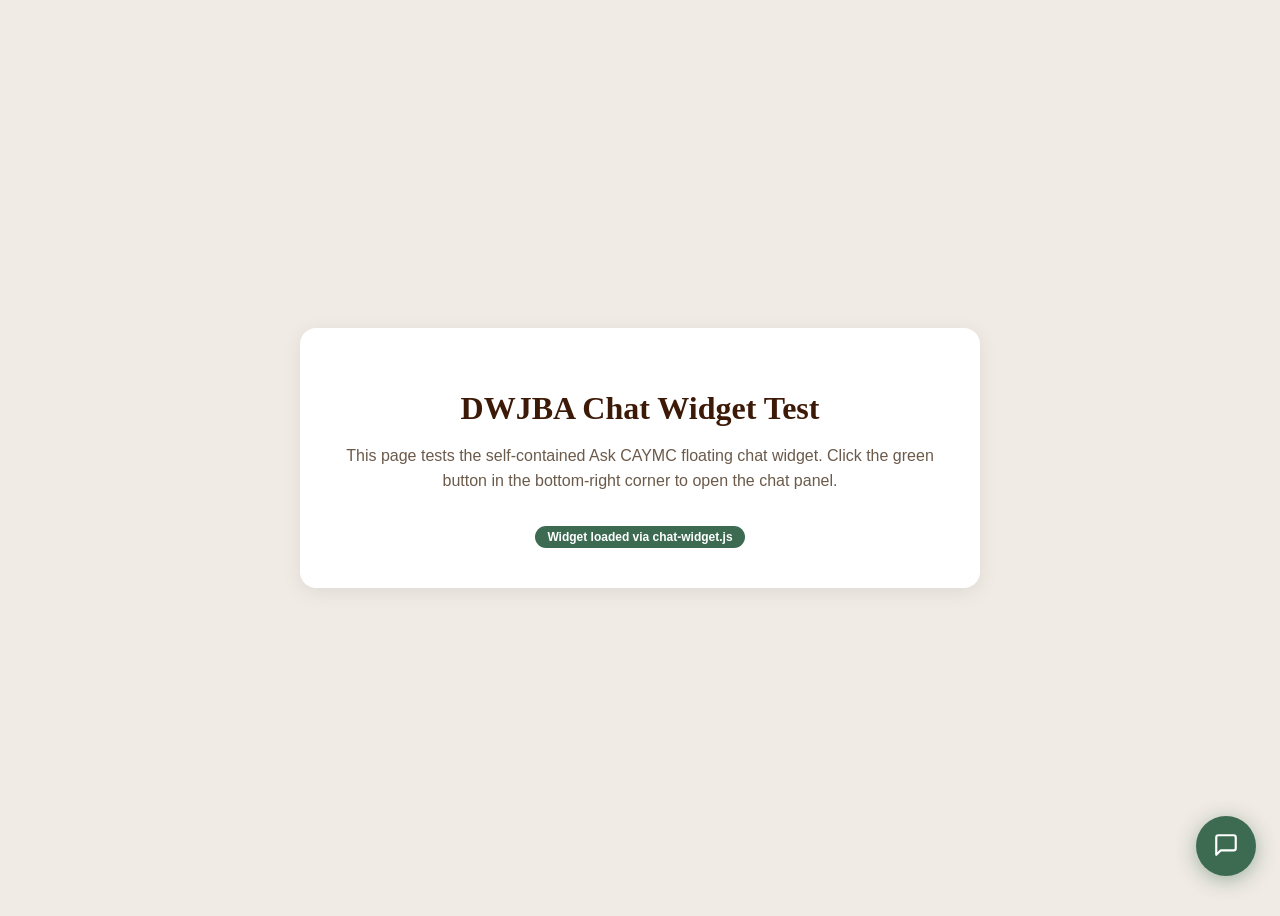
<file: chat-widget-test.html>
<!DOCTYPE html>
<html lang="en">
<head>
  <meta charset="UTF-8">
  <meta name="viewport" content="width=device-width, initial-scale=1.0">
  <title>Chat Widget Test — DWJBA</title>
  <style>
    body { font-family: sans-serif; background: #f0ebe4; display: flex; align-items: center; justify-content: center; min-height: 100vh; flex-direction: column; gap: 20px; }
    .page-content { background: white; padding: 40px; border-radius: 16px; max-width: 600px; text-align: center; box-shadow: 0 4px 20px rgba(0,0,0,.08); }
    h1 { color: #3d1a08; font-family: Georgia, serif; margin-bottom: 12px; }
    p { color: #6b5a4a; line-height: 1.6; }
    .badge { display: inline-block; background: #3d6b52; color: white; padding: 4px 12px; border-radius: 100px; font-size: 12px; font-weight: 600; margin-top: 16px; }
  </style>
</head>
<body>
  <div class="page-content">
    <h1>DWJBA Chat Widget Test</h1>
    <p>This page tests the self-contained Ask CAYMC floating chat widget. Click the green button in the bottom-right corner to open the chat panel.</p>
    <span class="badge">Widget loaded via chat-widget.js</span>
  </div>
  <script src="chat-widget.js" defer></script>
</body>
</html>
</file>
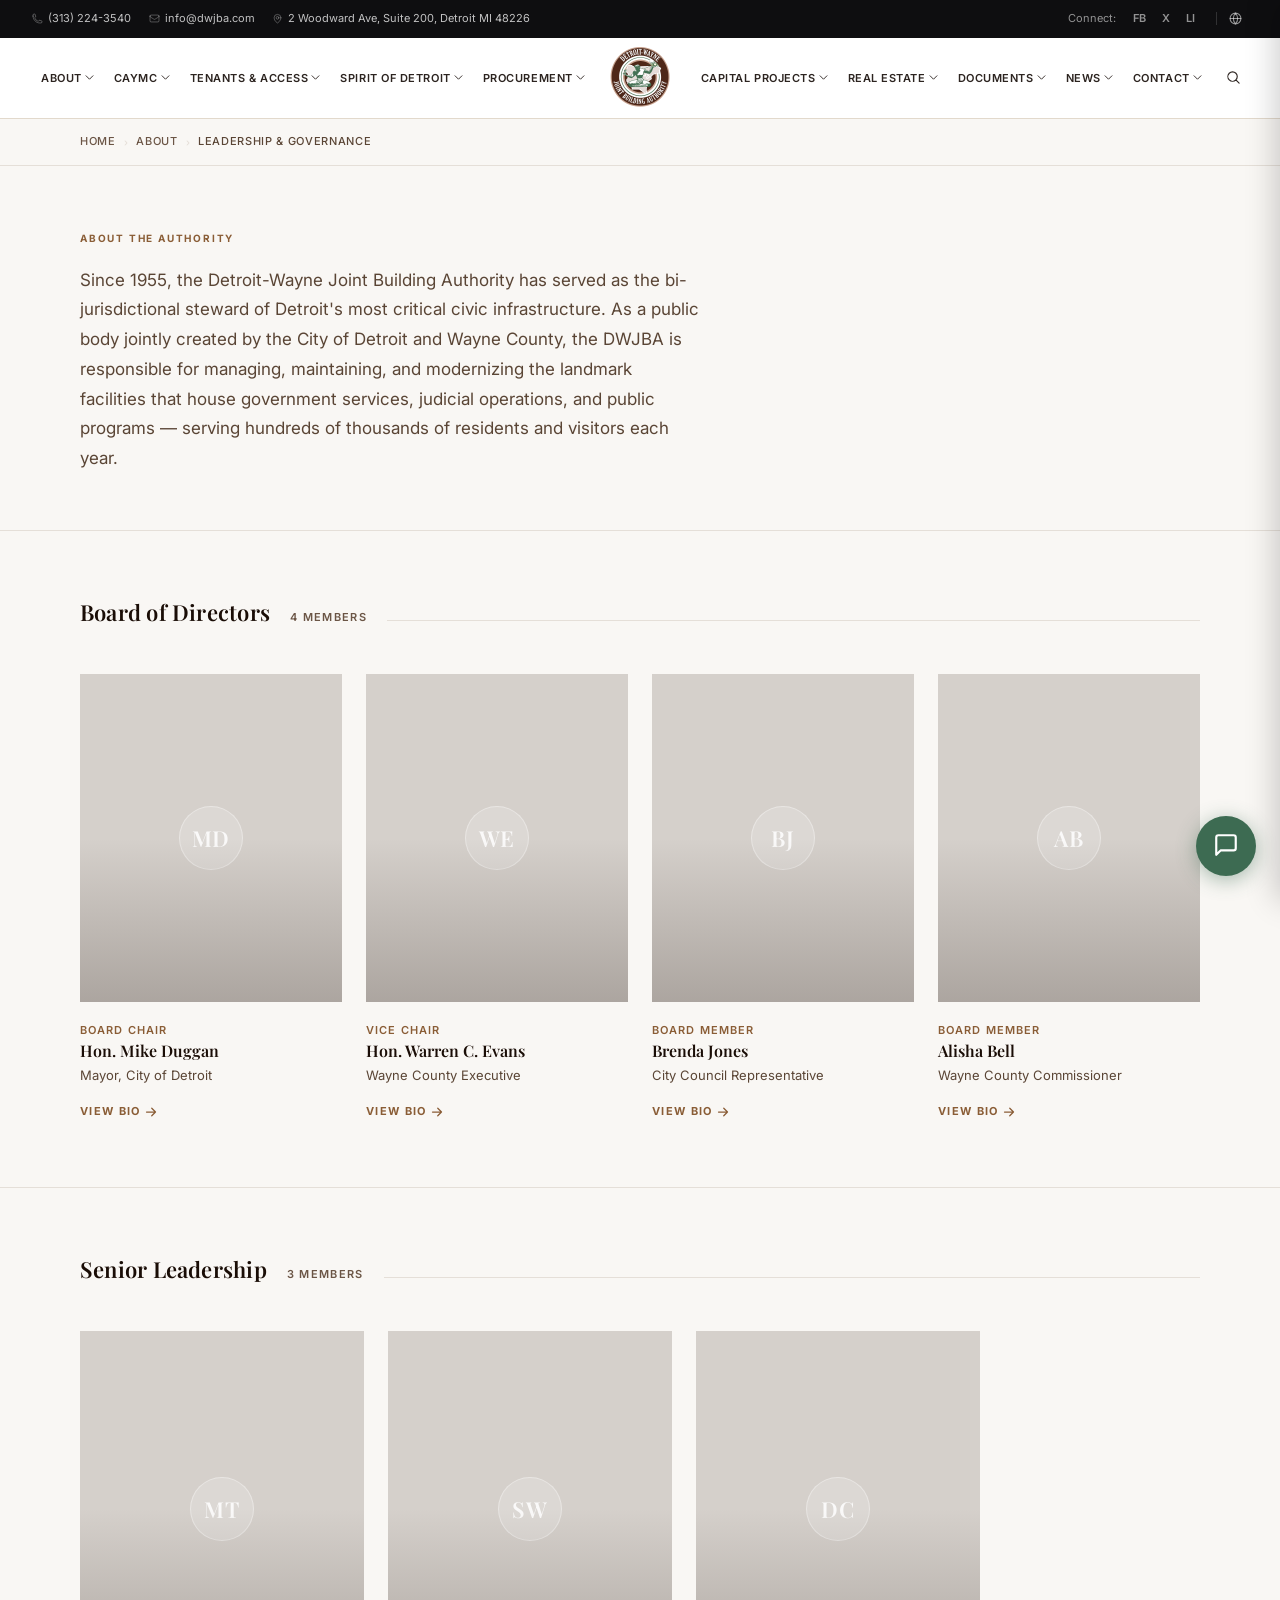
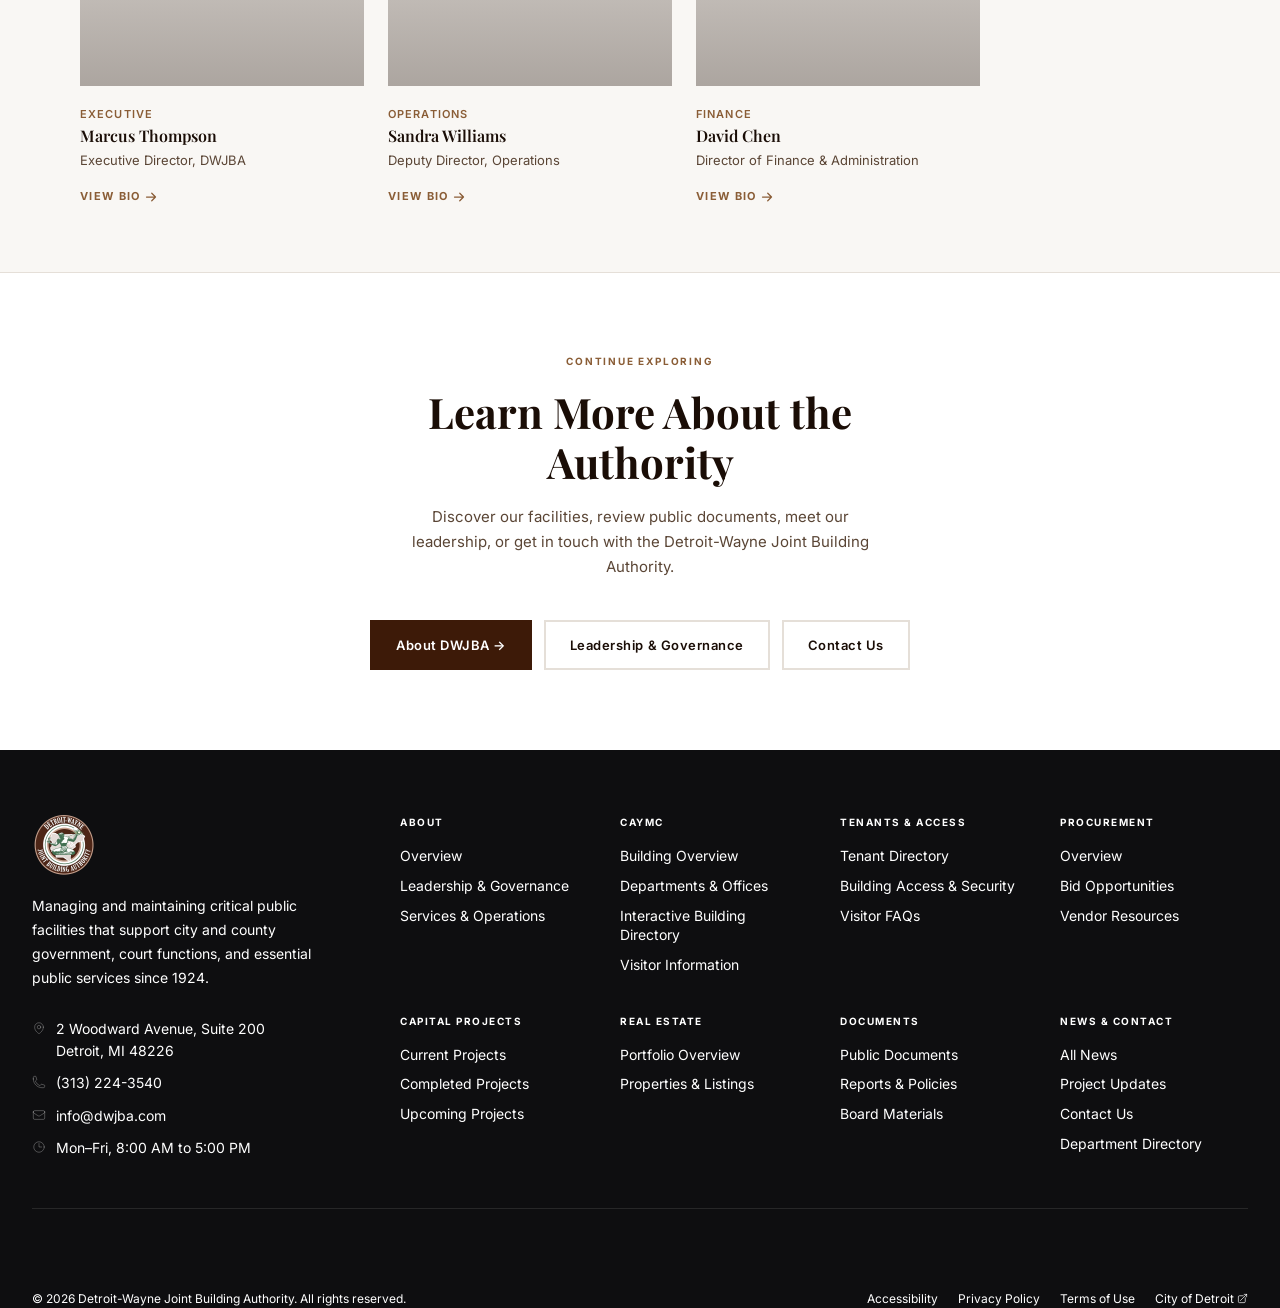
<file: leadership.html>
<!DOCTYPE html>
<html lang="en">
<head>
  <meta charset="UTF-8" />
  <meta name="viewport" content="width=device-width, initial-scale=1.0" />
  <title>Leadership &amp; Governance — Detroit-Wayne Joint Building Authority</title>
  <meta name="description" content="Meet the Board of Directors and Senior Leadership team of the Detroit-Wayne Joint Building Authority." />

  <link rel="stylesheet" href="style.css" />
  <link href="https://fonts.googleapis.com/css2?family=Playfair+Display:ital,wght@0,400;0,600;0,700;1,400&family=Inter:wght@300;400;500;600;700;800;900&display=swap" rel="stylesheet" />
  <script src="main.js" defer></script>

  <style>
    /* ── CSS Variables ────────────────────────────────────── */
    :root {
      --brown:   #3d1a08;
      --tan:     #c4956a;
      --green:   #3d6b52;
      --cream:   #f9f7f4;
      --ink:     #1a0d06;
      --ink-mid: #5a4535;
      --ink-lt:  #6b5545;
      --rule:    #e5dfd8;
      --card-bg: #ffffff;
      --photo-bg:#d5d0cb;
      --radius:  2px;
    }

    /* ── Page base ────────────────────────────────────────── */
    *, *::before, *::after { box-sizing: border-box; margin: 0; padding: 0; }

    body {
      background: var(--cream);
      color: var(--ink);
      font-family: 'Inter', sans-serif;
      font-size: 16px;
      line-height: 1.6;
      -webkit-font-smoothing: antialiased;
    }

    /* ── Page wrapper ─────────────────────────────────────── */
    .page-wrap {
      max-width: 1200px;
      margin: 0 auto;
      padding: 0 40px;
    }

    @media (max-width: 768px) {
      .page-wrap { padding: 0 24px; }
    }

    /* ── Breadcrumb bar ───────────────────────────────────── */
    .breadcrumb-bar {
      border-bottom: 1px solid var(--rule);
      background: var(--cream);
    }
    .breadcrumb-bar .page-wrap {
      display: flex;
      align-items: center;
      gap: 8px;
      padding-top: 14px;
      padding-bottom: 14px;
    }
    .breadcrumb-bar a,
    .breadcrumb-bar span {
      font-size: 11px;
      font-weight: 500;
      letter-spacing: 0.06em;
      text-transform: uppercase;
      color: var(--ink-lt);
      text-decoration: none;
    }
    .breadcrumb-bar a:hover { color: var(--tan); }
    .breadcrumb-bar .bc-sep {
      font-size: 10px;
      color: var(--rule);
    }
    .breadcrumb-bar .bc-current {
      color: var(--ink-mid);
    }

    /* ── Intro section ────────────────────────────────────── */
    .intro-section {
      padding: 64px 0 56px;
      border-bottom: 1px solid var(--rule);
    }
    .intro-inner {
      max-width: 620px;
    }
    .section-eyebrow {
      display: block;
      font-size: 10px;
      font-weight: 700;
      letter-spacing: 0.18em;
      text-transform: uppercase;
      color: #8a5d36;
      margin-bottom: 20px;
    }
    .intro-text {
      font-family: 'Inter', sans-serif;
      font-size: 17px;
      font-weight: 400;
      line-height: 1.75;
      color: var(--ink-mid);
    }

    /* ── Leadership sections ──────────────────────────────── */
    .leadership-section {
      padding: 64px 0;
    }
    .leadership-section + .leadership-section {
      border-top: 1px solid var(--rule);
    }

    .section-header {
      display: flex;
      align-items: baseline;
      gap: 20px;
      margin-bottom: 44px;
    }
    .section-title {
      font-family: 'Playfair Display', serif;
      font-size: 22px;
      font-weight: 600;
      color: var(--ink);
      letter-spacing: 0.01em;
    }
    .section-count {
      font-size: 11px;
      font-weight: 600;
      letter-spacing: 0.12em;
      text-transform: uppercase;
      color: var(--ink-lt);
    }
    .section-rule {
      flex: 1;
      height: 1px;
      background: var(--rule);
    }

    /* ── Person grid ──────────────────────────────────────── */
    .person-grid {
      display: grid;
      grid-template-columns: repeat(4, 1fr);
      gap: 32px 24px;
    }
    .person-grid.three-col {
      grid-template-columns: repeat(3, 1fr);
      max-width: 900px;
    }

    @media (max-width: 900px) {
      .person-grid,
      .person-grid.three-col {
        grid-template-columns: repeat(2, 1fr);
      }
    }
    @media (max-width: 500px) {
      .person-grid,
      .person-grid.three-col {
        grid-template-columns: 1fr;
      }
    }

    /* ── Person card ──────────────────────────────────────── */
    .person-card {
      display: flex;
      flex-direction: column;
      cursor: default;
    }

    .person-photo {
      position: relative;
      width: 100%;
      aspect-ratio: 4 / 5;
      background: var(--photo-bg);
      overflow: hidden;
      margin-bottom: 14px;
      transition: box-shadow 0.25s ease, transform 0.25s ease;
    }
    .person-card:hover .person-photo {
      transform: translateY(-3px);
      box-shadow: 0 12px 32px rgba(61,26,8,0.14);
    }

    /* Initials overlay */
    .person-initials {
      position: absolute;
      inset: 0;
      display: flex;
      flex-direction: column;
      align-items: center;
      justify-content: center;
      gap: 6px;
    }
    .initials-circle {
      width: 64px;
      height: 64px;
      border-radius: 50%;
      background: rgba(255,255,255,0.18);
      border: 1.5px solid rgba(255,255,255,0.35);
      display: flex;
      align-items: center;
      justify-content: center;
    }
    .initials-text {
      font-family: 'Playfair Display', serif;
      font-size: 22px;
      font-weight: 600;
      color: rgba(255,255,255,0.85);
      letter-spacing: 0.04em;
      line-height: 1;
    }
    /* Subtle gradient overlay for depth */
    .person-photo::after {
      content: '';
      position: absolute;
      inset: 0;
      background: linear-gradient(
        180deg,
        transparent 50%,
        rgba(26, 13, 6, 0.22) 100%
      );
      pointer-events: none;
    }

    /* Card text */
    .person-name {
      font-family: 'Playfair Display', serif;
      font-size: 16px;
      font-weight: 600;
      color: var(--ink);
      line-height: 1.3;
      margin-bottom: 4px;
    }
    .person-role-label {
      font-size: 11px;
      font-weight: 600;
      letter-spacing: 0.1em;
      text-transform: uppercase;
      color: #8a5d36;
      margin-bottom: 3px;
    }
    .person-title {
      font-size: 13px;
      font-weight: 400;
      color: var(--ink-mid);
      line-height: 1.5;
      margin-bottom: 12px;
    }
    .view-bio {
      display: inline-flex;
      align-items: center;
      gap: 4px;
      font-size: 11px;
      font-weight: 700;
      letter-spacing: 0.12em;
      text-transform: uppercase;
      color: #8a5d36;
      text-decoration: none;
      transition: gap 0.2s ease, color 0.2s ease;
    }
    .view-bio:hover {
      gap: 8px;
      color: #6d4829;
    }
    .view-bio svg {
      width: 12px;
      height: 12px;
      stroke: currentColor;
      stroke-width: 2.5;
      flex-shrink: 0;
      transition: transform 0.2s ease;
    }
    .view-bio:hover svg {
      transform: translateX(2px);
    }

    /* ── CTA section ──────────────────────────────────────── */
    .cta-section {
      background: #ffffff;
      border-top: 1px solid var(--rule);
      padding: 80px 0;
      text-align: center;
    }
    .cta-eyebrow {
      display: block;
      font-size: 10px;
      font-weight: 700;
      letter-spacing: 0.18em;
      text-transform: uppercase;
      color: #8a5d36;
      margin-bottom: 18px;
    }
    .cta-title {
      font-family: 'Playfair Display', serif;
      font-size: clamp(28px, 4vw, 42px);
      font-weight: 700;
      line-height: 1.2;
      color: var(--ink);
      max-width: 440px;
      margin: 0 auto 18px;
    }
    .cta-sub {
      font-size: 15px;
      color: var(--ink-mid);
      max-width: 460px;
      margin: 0 auto 40px;
      line-height: 1.65;
    }
    .cta-buttons {
      display: flex;
      align-items: center;
      justify-content: center;
      flex-wrap: wrap;
      gap: 12px;
    }
    .btn-primary {
      display: inline-flex;
      align-items: center;
      gap: 8px;
      background: var(--brown);
      color: #fff;
      font-size: 13px;
      font-weight: 600;
      letter-spacing: 0.04em;
      text-decoration: none;
      padding: 13px 24px;
      border: 2px solid var(--brown);
      cursor: pointer;
      transition: background 0.2s ease, color 0.2s ease;
    }
    .btn-primary:hover {
      background: transparent;
      color: var(--brown);
    }
    .btn-outline {
      display: inline-flex;
      align-items: center;
      gap: 8px;
      background: transparent;
      color: var(--ink);
      font-size: 13px;
      font-weight: 600;
      letter-spacing: 0.04em;
      text-decoration: none;
      padding: 13px 24px;
      border: 2px solid var(--rule);
      cursor: pointer;
      transition: border-color 0.2s ease, color 0.2s ease;
    }
    .btn-outline:hover {
      border-color: var(--tan);
      color: var(--tan);
    }

    /* ── Responsive tweaks ────────────────────────────────── */
    @media (max-width: 768px) {
      .intro-section { padding: 44px 0 40px; }
      .intro-text { font-size: 16px; }
      .leadership-section { padding: 48px 0; }
      .cta-section { padding: 56px 0; }
    }

    /* ═══════ SHARED: Topbar + Header + Nav (from homepage) ═══════ */
    .topbar {
      background: var(--zinc-950);
      color: white;
      font-size: 11px;
    }
    .topbar-inner {
      display: flex;
      align-items: center;
      justify-content: space-between;
      gap: 1rem;
      padding: .45rem 1rem;
      max-width: 1280px;
      margin: 0 auto;
    }
    @media (min-width:640px)  { .topbar-inner { padding-left:1.5rem; padding-right:1.5rem; } }
    @media (min-width:1024px) { .topbar-inner { padding-left:2rem; padding-right:2rem; } }
    .topbar-left { display:flex; align-items:center; gap:1.1rem; color:rgba(255,255,255,.75); }
    .topbar-left a { display:flex; align-items:center; gap:5px; transition:color .2s; }
    .topbar-left a:hover { color:white; }
    .topbar-left svg { width:11px; height:11px; color:rgba(255,255,255,.4); flex-shrink:0; }
    .tb-address { display:none; align-items:center; gap:5px; }
    @media (min-width:1024px){ .tb-address { display:flex; } }
    .topbar-right { display:flex; align-items:center; gap:2px; color:rgba(255,255,255,.55); }
    .tb-connect { display:none; margin-right:.5rem; color:rgba(255,255,255,.55); }
    @media (min-width:640px){ .tb-connect { display:block; } }
    .topbar-right a { padding:3px 7px; border-radius:4px; font-weight:600; transition:color .15s, background .15s; }
    .topbar-right a:hover { color:white; background:rgba(255,255,255,.1); }

    /* Google Translate Widget — Brand Styled */
    .topbar-translate { display:flex; align-items:center; gap:6px; margin-left:12px; padding-left:12px; border-left:1px solid rgba(255,255,255,.15); }
    .topbar-translate svg { width:13px; height:13px; color:rgba(255,255,255,.55); flex-shrink:0; }
    #google_translate_element { line-height:1; }
    #google_translate_element .goog-te-gadget { font-family:'Inter',sans-serif !important; color:transparent !important; font-size:0 !important; }
    #google_translate_element .goog-te-gadget-simple { background:transparent !important; border:none !important; padding:0 !important; display:flex !important; align-items:center !important; cursor:pointer; }
    #google_translate_element .goog-te-gadget-simple > span { display:flex !important; align-items:center !important; }
    #google_translate_element .goog-te-gadget-simple a { color:rgba(255,255,255,.75) !important; font-size:11px !important; font-family:'Inter',sans-serif !important; font-weight:600 !important; letter-spacing:.03em; text-decoration:none !important; white-space:nowrap; }
    #google_translate_element .goog-te-gadget-simple a span { color:rgba(255,255,255,.75) !important; font-size:11px !important; border:none !important; }
    #google_translate_element .goog-te-gadget-simple:hover a,
    #google_translate_element .goog-te-gadget-simple:hover a span { color:white !important; }
    #google_translate_element .goog-te-gadget-icon { display:none !important; }
    #google_translate_element img { display:none !important; }
    .goog-te-menu-frame { box-shadow:0 8px 32px rgba(0,0,0,.18) !important; }
    body > div.skiptranslate { display:none !important; }
    body > iframe.skiptranslate { display:block !important; }
    body { top:0 !important; }
    /* Mobile: show only globe icon, hide text */
    @media (max-width:639px) {
      .topbar-translate { margin-left:8px; padding-left:8px; gap:0; }
      #google_translate_element .goog-te-gadget-simple a span { font-size:0 !important; }
      #google_translate_element .goog-te-gadget-simple a span:last-child { font-size:11px !important; }
    }
    /* Tablet: compact spacing */
    @media (min-width:640px) and (max-width:1023px) {
      .topbar-translate { margin-left:10px; padding-left:10px; }
    }


/* ════════════════════════════════════════════════════════
       HEADER
    ════════════════════════════════════════════════════════ */
    .site-header {
      background: #ffffff;
      position: sticky;
      top: 0;
      z-index: 500;
      border-bottom: 1px solid #e2d9cc;
      transition: box-shadow .3s;
    }
    .site-header.scrolled { box-shadow: 0 4px 24px rgba(0,0,0,.10); }
    .header-inner {
      max-width: 1280px;
      margin: 0 auto;
      padding: 0 1rem;
      display: flex;
      align-items: center;
      height: 80px;
      position: relative;
    }
    @media (min-width:640px)  { .header-inner { padding:0 1.5rem; } }
    @media (min-width:1024px) { .header-inner { padding:0 2rem; } }

    /* Left + Right nav */
    .nav-left, .nav-right {
      display: none;
      align-items: center;
      gap: 1px;
      flex: 1;
    }
    @media (min-width:1280px){ .nav-left,.nav-right { display:flex; } }
    .nav-right { justify-content:flex-end; }

    /* Center logo */
    .nav-logo {
      position: absolute;
      left: 50%;
      transform: translateX(-50%);
    }
    @media (min-width:1280px){
      .nav-logo { position:relative; left:auto; transform:none; flex-shrink:0; }
    }
    .nav-logo img { height:64px; width:64px; object-fit:contain; display:block; }

    /* Nav item */
    .nav-item { position:relative; }
    .nav-btn {
      display: flex;
      align-items: center;
      gap: 2px;
      padding: 7px 9px;
      font-size: 11px;
      font-weight: 600;
      text-transform: uppercase;
      letter-spacing: .05em;
      color: #2c2420;
      border-radius: 5px;
      white-space: nowrap;
      cursor: default;
      transition: color .15s;
      background: none;
      border: none;
      font-family: inherit;
    }
    .nav-btn svg { width:11px; height:11px; transition:transform .2s; }
    .nav-item:hover .nav-btn { color: var(--brown); }
    .nav-item:hover .nav-btn svg { transform:rotate(180deg); }

    .nav-drop {
      display: none;
      position: absolute;
      top: calc(100% + 4px);
      left: 0;
      z-index: 600;
      min-width: 210px;
    }
    .nav-item:hover .nav-drop { display:block; }
    .nav-drop-inner {
      background: white;
      border: 1px solid var(--border);
      border-radius: 12px;
      box-shadow: 0 12px 40px rgba(0,0,0,.18);
      overflow: hidden;
    }
    .nav-drop-inner a {
      display: block;
      padding: 10px 16px;
      font-size: 14px;
      font-weight: 500;
      color: rgba(26,13,6,.8);
      transition: background .12s;
    }
    .nav-drop-inner a:hover { background: var(--zinc-50); }

    /* Search btn */
    .nav-search {
      margin-left: .4rem;
      padding: 7px;
      color: #2c2420;
      border-radius: 7px;
      background: none;
      border: none;
      cursor: pointer;
      display: flex;
      align-items: center;
      transition: color .15s;
    }
    .nav-search:hover { color: var(--brown); }
    .nav-search svg { width:15px; height:15px; }

    /* Mobile toggle */
    .mob-controls {
      display: flex;
      align-items: center;
      gap: .4rem;
      margin-left: auto;
    }
    @media (min-width:1280px){ .mob-controls { display:none; } }
    .mob-controls button {
      padding:7px; color: #2c2420; border-radius:7px;
      background:none; border:none; cursor:pointer;
      transition:color .15s;
    }
    .mob-controls button:hover { color: var(--brown); }
    .mob-controls button svg { width:18px; height:18px; display:block; }

    /* Mobile nav */
    .mob-nav {
      position: fixed;
      top: 0; right: 0; bottom: 0;
      width: 300px;
      background: white;
      z-index: 700;
      overflow-y: auto;
      transform: translateX(100%);
      transition: transform .3s ease;
      box-shadow: -4px 0 30px rgba(0,0,0,.2);
    }
    .mob-nav.open { transform:translateX(0); }
    .mob-nav-head {
      display: flex;
      align-items: center;
      justify-content: space-between;
      padding: 1.25rem 1.5rem;
      background: var(--brown);
      color: white;
    }
    .mob-nav-head span { font-size:14px; font-weight:700; }
    .mob-nav-head button { color:white; background:none; border:none; cursor:pointer; }
    .mob-nav-head button svg { width:20px; height:20px; display:block; }
    .mob-nav-body { padding:.75rem 0; }
    .mob-group { border-bottom:1px solid var(--border); padding:.4rem 0; }
    .mob-label { display:block; padding:.55rem 1.5rem; font-size:11px; font-weight:700; text-transform:uppercase; letter-spacing:.08em; color:var(--brown); }
    .mob-link { display:block; padding:.45rem 1.5rem .45rem 2rem; font-size:14px; color:var(--fg); transition:background .12s; }
    .mob-link:hover { background:var(--section-alt); }
    .scrim {
      display: none;
      position: fixed;
      inset: 0;
      background: rgba(0,0,0,.5);
      z-index: 650;
    }
    .scrim.visible { display:block; }

    /* ═══════ SHARED: Footer (from homepage) ═══════ */
    .site-footer { background:var(--zinc-950); color:white; }
    .footer-main {
      max-width: 1280px;
      margin: 0 auto;
      padding: 4rem 1rem 3rem;
    }
    @media (min-width:640px)  { .footer-main { padding-left:1.5rem; padding-right:1.5rem; } }
    @media (min-width:1024px) { .footer-main { padding-left:2rem; padding-right:2rem; } }

    .footer-top {
      display: flex;
      flex-direction: column;
      gap: 3rem;
      padding-bottom: 3rem;
      border-bottom: 1px solid rgba(255,255,255,.1);
    }
    @media (min-width:1024px){ .footer-top { flex-direction:row; gap:5rem; } }

    .footer-brand { flex-shrink:0; }
    @media (min-width:1024px){ .footer-brand { width:18rem; } }
    .footer-logo { height:64px; width:auto; margin-bottom:1rem; }
    .footer-desc { font-size:.875rem; color:white; line-height:1.7; margin-bottom:1.75rem; }
    .footer-contacts { display:flex; flex-direction:column; gap:.625rem; }
    .footer-ci { display:flex; align-items:flex-start; gap:.625rem; font-size:.875rem; color:white; }
    .footer-ci svg { width:14px; height:14px; color:rgba(255,255,255,.3); flex-shrink:0; margin-top:3px; }
    .footer-ci a:hover { color:white; text-decoration:underline; }

    .footer-nav {
      flex: 1;
      display: grid;
      grid-template-columns: repeat(2,1fr);
      gap: 2rem;
    }
    @media (min-width:640px)  { .footer-nav { grid-template-columns:repeat(3,1fr); } }
    @media (min-width:1024px) { .footer-nav { grid-template-columns:repeat(4,1fr); } }

    .fn-col h3 { font-size:10px; font-weight:700; text-transform:uppercase; letter-spacing:.15em; color:white; margin-bottom:1rem; }
    .fn-col ul { display:flex; flex-direction:column; gap:.625rem; }
    .fn-col li span,
    .fn-col li a { font-size:.875rem; color:white; line-height:1.4; display:block; cursor:default; transition:color .15s; }
    .fn-col li a:hover { color:rgba(255,255,255,.7); }

    .footer-bottom {
      max-width: 1280px;
      margin: 0 auto;
      padding: 2rem 1rem 0;
      display: flex;
      flex-direction: column;
      align-items: center;
      gap: 1rem;
    }
    @media (min-width:640px){
      .footer-bottom { flex-direction:row; justify-content:space-between; padding-left:1.5rem; padding-right:1.5rem; }
    }
    @media (min-width:1024px){ .footer-bottom { padding-left:2rem; padding-right:2rem; } }
    .footer-copy { font-size:.75rem; color:white; }
    .footer-legal { display:flex; align-items:center; gap:1.25rem; font-size:.75rem; color:white; }
    .footer-legal a,
    .footer-legal button { color:white; background:none; border:none; font-family:inherit; font-size:inherit; cursor:pointer; transition:color .15s; }
    .footer-legal a:hover,
    .footer-legal button:hover { color:rgba(255,255,255,.7); }
    .footer-legal-ext { display:flex; align-items:center; gap:3px; }
    .footer-legal-ext svg { width:11px; height:11px; }

  
    .skip-to-content:focus { left:0; top:0; width:auto; height:auto; overflow:visible; }
    </style>
</head>
<body>
<a href="#main-content" class="skip-to-content" style="position:absolute;left:-9999px;top:auto;width:1px;height:1px;overflow:hidden;z-index:9999;padding:12px 24px;background:#3d1a08;color:#fff;font-weight:600;font-size:14px;text-decoration:none;border-radius:0 0 4px 0;transition:all .15s;">Skip to main content</a>

  <!-- ═══════════════════════════════════════════════════════
       TOPBAR + NAV
  ════════════════════════════════════════════════════════ -->
  <div class="topbar">
  <div class="topbar-inner">
    <div class="topbar-left">
      <a href="tel:+13132243540">
        <svg xmlns="http://www.w3.org/2000/svg" fill="none" viewBox="0 0 24 24" stroke-width="1.5" stroke="currentColor"><path stroke-linecap="round" stroke-linejoin="round" d="M2.25 6.75c0 8.284 6.716 15 15 15h2.25a2.25 2.25 0 0 0 2.25-2.25v-1.372c0-.516-.351-.966-.852-1.091l-4.423-1.106c-.44-.11-.902.055-1.173.417l-.97 1.293c-.282.376-.769.542-1.21.38a12.035 12.035 0 0 1-7.143-7.143c-.162-.441.004-.928.38-1.21l1.293-.97c.363-.271.527-.734.417-1.173L6.963 3.102a1.125 1.125 0 0 0-1.091-.852H4.5A2.25 2.25 0 0 0 2.25 4.5v2.25Z" /></svg>
        (313) 224-3540
      </a>
      <a href="mailto:info@dwjba.com">
        <svg xmlns="http://www.w3.org/2000/svg" fill="none" viewBox="0 0 24 24" stroke-width="1.5" stroke="currentColor"><path stroke-linecap="round" stroke-linejoin="round" d="M21.75 6.75v10.5a2.25 2.25 0 0 1-2.25 2.25h-15a2.25 2.25 0 0 1-2.25-2.25V6.75m19.5 0A2.25 2.25 0 0 0 19.5 4.5h-15a2.25 2.25 0 0 0-2.25 2.25m19.5 0v.243a2.25 2.25 0 0 1-1.07 1.916l-7.5 4.615a2.25 2.25 0 0 1-2.36 0L3.32 8.91a2.25 2.25 0 0 1-1.07-1.916V6.75" /></svg>
        info@dwjba.com
      </a>
      <span class="tb-address">
        <svg xmlns="http://www.w3.org/2000/svg" fill="none" viewBox="0 0 24 24" stroke-width="1.5" stroke="currentColor" style="width:11px;height:11px;color:rgba(255,255,255,.4)"><path stroke-linecap="round" stroke-linejoin="round" d="M15 10.5a3 3 0 1 1-6 0 3 3 0 0 1 6 0Z" /><path stroke-linecap="round" stroke-linejoin="round" d="M19.5 10.5c0 7.142-7.5 11.25-7.5 11.25S4.5 17.642 4.5 10.5a7.5 7.5 0 1 1 15 0Z" /></svg>
        2 Woodward Ave, Suite 200, Detroit MI 48226
      </span>
    </div>
    <div class="topbar-right">
      <span class="tb-connect">Connect:</span>
      <a href="https://facebook.com" target="_blank" rel="noopener">FB</a>
      <a href="https://twitter.com" target="_blank" rel="noopener">X</a>
      <a href="https://linkedin.com" target="_blank" rel="noopener">LI</a>
      <div class="topbar-translate">
        <svg xmlns="http://www.w3.org/2000/svg" viewBox="0 0 24 24" fill="none" stroke="currentColor" stroke-width="2" stroke-linecap="round" stroke-linejoin="round"><circle cx="12" cy="12" r="10"/><path d="M2 12h20"/><path d="M12 2a15.3 15.3 0 0 1 4 10 15.3 15.3 0 0 1-4 10 15.3 15.3 0 0 1-4-10 15.3 15.3 0 0 1 4-10z"/></svg>
        <div id="google_translate_element"></div>
      </div>
    </div>
  </div>
</div>

<!-- ═══════════════════════════════════════════════════════
     HEADER
════════════════════════════════════════════════════════ -->
<header class="site-header" id="siteHeader">
  <div class="header-inner">

    <!-- Left Nav -->
    <nav class="nav-left">
      <div class="nav-item">
        <button class="nav-btn">About <svg xmlns="http://www.w3.org/2000/svg" fill="none" viewBox="0 0 24 24" stroke-width="2" stroke="currentColor"><path stroke-linecap="round" stroke-linejoin="round" d="m19.5 8.25-7.5 7.5-7.5-7.5" /></svg></button>
        <div class="nav-drop"><div class="nav-drop-inner">
          <a href="about.html">Overview</a>
          <a href="about.html#leadership">Leadership &amp; Governance</a>
          <a href="about.html#services">Services &amp; Operations</a>
        </div></div>
      </div>
      <div class="nav-item">
        <button class="nav-btn">CAYMC <svg xmlns="http://www.w3.org/2000/svg" fill="none" viewBox="0 0 24 24" stroke-width="2" stroke="currentColor"><path stroke-linecap="round" stroke-linejoin="round" d="m19.5 8.25-7.5 7.5-7.5-7.5" /></svg></button>
        <div class="nav-drop"><div class="nav-drop-inner">
          <a href="directory.html">Overview</a>
          <a href="directory.html">Departments &amp; Offices</a>
          <a href="building-directory.html">Interactive Building Directory</a>
          <a href="contact.html">Visitor Information</a>
        </div></div>
      </div>
      <div class="nav-item">
        <button class="nav-btn">Tenants &amp; Access <svg xmlns="http://www.w3.org/2000/svg" fill="none" viewBox="0 0 24 24" stroke-width="2" stroke="currentColor"><path stroke-linecap="round" stroke-linejoin="round" d="m19.5 8.25-7.5 7.5-7.5-7.5" /></svg></button>
        <div class="nav-drop"><div class="nav-drop-inner">
          <a href="directory.html">Tenant Directory</a>
          <a href="contact.html">Building Access &amp; Security</a>
          <a href="contact.html">Visitor FAQs</a>
        </div></div>
      </div>
      <div class="nav-item">
        <button class="nav-btn">Spirit of Detroit <svg xmlns="http://www.w3.org/2000/svg" fill="none" viewBox="0 0 24 24" stroke-width="2" stroke="currentColor"><path stroke-linecap="round" stroke-linejoin="round" d="m19.5 8.25-7.5 7.5-7.5-7.5" /></svg></button>
        <div class="nav-drop"><div class="nav-drop-inner">
          <a href="spirit.html">Overview</a>
          <a href="spirit.html#request">Request Form</a>
          <a href="spirit.html#gallery">Gallery</a>
        </div></div>
      </div>
      <div class="nav-item">
        <button class="nav-btn">Procurement <svg xmlns="http://www.w3.org/2000/svg" fill="none" viewBox="0 0 24 24" stroke-width="2" stroke="currentColor"><path stroke-linecap="round" stroke-linejoin="round" d="m19.5 8.25-7.5 7.5-7.5-7.5" /></svg></button>
        <div class="nav-drop"><div class="nav-drop-inner">
          <a href="#">Overview</a>
          <a href="#">Bid Opportunities</a>
          <a href="#">Vendor Resources</a>
        </div></div>
      </div>
    </nav>

      <!-- Center Logo -->
      <div class="nav-logo">
        <a href="index.html">
          <img src="images/logo-nav.png" alt="Detroit-Wayne Joint Building Authority" />
        </a>
      </div>

      <!-- Right Nav -->
      <nav class="nav-right">
        <div class="nav-item">
          <button class="nav-btn">Capital Projects <svg xmlns="http://www.w3.org/2000/svg" fill="none" viewBox="0 0 24 24" stroke-width="2" stroke="currentColor"><path stroke-linecap="round" stroke-linejoin="round" d="m19.5 8.25-7.5 7.5-7.5-7.5" /></svg></button>
          <div class="nav-drop"><div class="nav-drop-inner">
            <a href="#">Current Projects</a>
            <a href="#">Completed Projects</a>
            <a href="#">Upcoming Projects</a>
          </div></div>
        </div>
        <div class="nav-item">
          <button class="nav-btn">Real Estate <svg xmlns="http://www.w3.org/2000/svg" fill="none" viewBox="0 0 24 24" stroke-width="2" stroke="currentColor"><path stroke-linecap="round" stroke-linejoin="round" d="m19.5 8.25-7.5 7.5-7.5-7.5" /></svg></button>
          <div class="nav-drop"><div class="nav-drop-inner">
            <a href="#">Portfolio Overview</a>
            <a href="#">Properties &amp; Listings</a>
          </div></div>
        </div>
        <div class="nav-item">
          <button class="nav-btn">Documents <svg xmlns="http://www.w3.org/2000/svg" fill="none" viewBox="0 0 24 24" stroke-width="2" stroke="currentColor"><path stroke-linecap="round" stroke-linejoin="round" d="m19.5 8.25-7.5 7.5-7.5-7.5" /></svg></button>
          <div class="nav-drop"><div class="nav-drop-inner">
            <a href="#">Public Documents</a>
            <a href="#">Reports &amp; Policies</a>
            <a href="#">Procurement Documents</a>
            <a href="#">Board Materials</a>
          </div></div>
        </div>
        <div class="nav-item">
          <button class="nav-btn">News <svg xmlns="http://www.w3.org/2000/svg" fill="none" viewBox="0 0 24 24" stroke-width="2" stroke="currentColor"><path stroke-linecap="round" stroke-linejoin="round" d="m19.5 8.25-7.5 7.5-7.5-7.5" /></svg></button>
          <div class="nav-drop"><div class="nav-drop-inner">
            <a href="#">All News</a>
            <a href="#">Project Updates</a>
            <a href="#">Procurement Notices</a>
          </div></div>
        </div>
        <div class="nav-item">
          <button class="nav-btn">Contact <svg xmlns="http://www.w3.org/2000/svg" fill="none" viewBox="0 0 24 24" stroke-width="2" stroke="currentColor"><path stroke-linecap="round" stroke-linejoin="round" d="m19.5 8.25-7.5 7.5-7.5-7.5" /></svg></button>
          <div class="nav-drop"><div class="nav-drop-inner">
            <a href="contact.html">Contact Us</a>
            <a href="directory.html">Department Directory</a>
          </div></div>
        </div>
        <button class="nav-search" aria-label="Search" aria-label="Search">
          <svg xmlns="http://www.w3.org/2000/svg" fill="none" viewBox="0 0 24 24" stroke-width="1.8" stroke="currentColor"><path stroke-linecap="round" stroke-linejoin="round" d="m21 21-5.197-5.197m0 0A7.5 7.5 0 1 0 5.196 5.196a7.5 7.5 0 0 0 10.607 10.607Z" /></svg>
        </button>
      </nav>

      <!-- Mobile controls -->
      <div class="mob-controls">
        <button aria-label="Search">
          <svg xmlns="http://www.w3.org/2000/svg" fill="none" viewBox="0 0 24 24" stroke-width="1.8" stroke="currentColor"><path stroke-linecap="round" stroke-linejoin="round" d="m21 21-5.197-5.197m0 0A7.5 7.5 0 1 0 5.196 5.196a7.5 7.5 0 0 0 10.607 10.607Z" /></svg>
        </button>
        <button id="mobMenuBtn" aria-label="Open menu">
          <svg xmlns="http://www.w3.org/2000/svg" fill="none" viewBox="0 0 24 24" stroke-width="1.8" stroke="currentColor"><path stroke-linecap="round" stroke-linejoin="round" d="M3.75 6.75h16.5M3.75 12h16.5m-16.5 5.25h16.5" /></svg>
        </button>
      </div>

    </div>
  </header>

  <!-- Mobile nav drawer -->
  <div class="scrim" id="scrim"></div>
  <nav class="mob-nav" id="mobNav">
    <div class="mob-nav-head">
      <span>Menu</span>
      <button id="mobCloseBtn" aria-label="Close menu">
        <svg xmlns="http://www.w3.org/2000/svg" fill="none" viewBox="0 0 24 24" stroke-width="2" stroke="currentColor"><path stroke-linecap="round" stroke-linejoin="round" d="M6 18 18 6M6 6l12 12" /></svg>
      </button>
    </div>
    <div class="mob-nav-body">
      <div class="mob-group"><span class="mob-label">About</span><a class="mob-link" href="about.html">Overview</a><a class="mob-link" href="leadership.html">Leadership &amp; Governance</a></div>
      <div class="mob-group"><span class="mob-label">CAYMC</span><a class="mob-link" href="directory.html">Departments &amp; Offices</a><a class="mob-link" href="building-directory.html">Building Directory</a><a class="mob-link" href="contact.html">Visitor Information</a></div>
      <div class="mob-group"><span class="mob-label">Spirit of Detroit</span><a class="mob-link" href="spirit.html">Overview</a></div>
      <div class="mob-group"><span class="mob-label">Procurement</span><a class="mob-link" href="#">Bid Opportunities</a><a class="mob-link" href="#">Vendor Resources</a></div>
      <div class="mob-group"><span class="mob-label">Contact</span><a class="mob-link" href="contact.html">Contact Us</a><a class="mob-link" href="directory.html">Department Directory</a></div>
    </div>
  </nav>

  <!-- ═══════════════════════════════════════════════════════
       BREADCRUMB
  ════════════════════════════════════════════════════════ -->
  <div class="breadcrumb-bar">
    <div class="page-wrap">
      <a href="index.html">Home</a>
      <span class="bc-sep">›</span>
      <a href="about.html">About</a>
      <span class="bc-sep">›</span>
      <span class="bc-current">Leadership &amp; Governance</span>
    </div>
  </div>

  <!-- ═══════════════════════════════════════════════════════
       MAIN CONTENT
  ════════════════════════════════════════════════════════ -->
  <main>

    <!-- ── Intro ─────────────────────────────────────────── -->
    <section class="intro-section">
      <div class="page-wrap">
        <div class="intro-inner">
          <span class="section-eyebrow">About the Authority</span>
          <p class="intro-text">
            Since 1955, the Detroit-Wayne Joint Building Authority has served as the bi-jurisdictional steward of Detroit's most critical civic infrastructure. As a public body jointly created by the City of Detroit and Wayne County, the DWJBA is responsible for managing, maintaining, and modernizing the landmark facilities that house government services, judicial operations, and public programs — serving hundreds of thousands of residents and visitors each year.
          </p>
        </div>
      </div>
    </section>

    <!-- ── Board of Directors ─────────────────────────────── -->
    <section class="leadership-section">
      <div class="page-wrap">
        <div class="section-header">
          <h2 class="section-title">Board of Directors</h2>
          <span class="section-count">4 Members</span>
          <div class="section-rule"></div>
        </div>

        <div class="person-grid">

          <!-- Card 1: Hon. Mike Duggan -->
          <article class="person-card">
            <div class="person-photo" role="img" aria-label="Headshot placeholder for Hon. Mike Duggan">
              <div class="person-initials">
                <div class="initials-circle">
                  <span class="initials-text">MD</span>
                </div>
              </div>
            </div>
            <div class="person-info">
              <span class="person-role-label">Board Chair</span>
              <h3 class="person-name">Hon. Mike Duggan</h3>
              <p class="person-title">Mayor, City of Detroit</p>
              <a href="#" class="view-bio">
                View Bio
                <svg xmlns="http://www.w3.org/2000/svg" fill="none" viewBox="0 0 24 24"><path stroke-linecap="round" stroke-linejoin="round" d="M13.5 4.5 21 12m0 0-7.5 7.5M21 12H3" /></svg>
              </a>
            </div>
          </article>

          <!-- Card 2: Hon. Warren C. Evans -->
          <article class="person-card">
            <div class="person-photo" role="img" aria-label="Headshot placeholder for Hon. Warren C. Evans">
              <div class="person-initials">
                <div class="initials-circle">
                  <span class="initials-text">WE</span>
                </div>
              </div>
            </div>
            <div class="person-info">
              <span class="person-role-label">Vice Chair</span>
              <h3 class="person-name">Hon. Warren C. Evans</h3>
              <p class="person-title">Wayne County Executive</p>
              <a href="#" class="view-bio">
                View Bio
                <svg xmlns="http://www.w3.org/2000/svg" fill="none" viewBox="0 0 24 24"><path stroke-linecap="round" stroke-linejoin="round" d="M13.5 4.5 21 12m0 0-7.5 7.5M21 12H3" /></svg>
              </a>
            </div>
          </article>

          <!-- Card 3: Brenda Jones -->
          <article class="person-card">
            <div class="person-photo" role="img" aria-label="Headshot placeholder for Brenda Jones">
              <div class="person-initials">
                <div class="initials-circle">
                  <span class="initials-text">BJ</span>
                </div>
              </div>
            </div>
            <div class="person-info">
              <span class="person-role-label">Board Member</span>
              <h3 class="person-name">Brenda Jones</h3>
              <p class="person-title">City Council Representative</p>
              <a href="#" class="view-bio">
                View Bio
                <svg xmlns="http://www.w3.org/2000/svg" fill="none" viewBox="0 0 24 24"><path stroke-linecap="round" stroke-linejoin="round" d="M13.5 4.5 21 12m0 0-7.5 7.5M21 12H3" /></svg>
              </a>
            </div>
          </article>

          <!-- Card 4: Alisha Bell -->
          <article class="person-card">
            <div class="person-photo" role="img" aria-label="Headshot placeholder for Alisha Bell">
              <div class="person-initials">
                <div class="initials-circle">
                  <span class="initials-text">AB</span>
                </div>
              </div>
            </div>
            <div class="person-info">
              <span class="person-role-label">Board Member</span>
              <h3 class="person-name">Alisha Bell</h3>
              <p class="person-title">Wayne County Commissioner</p>
              <a href="#" class="view-bio">
                View Bio
                <svg xmlns="http://www.w3.org/2000/svg" fill="none" viewBox="0 0 24 24"><path stroke-linecap="round" stroke-linejoin="round" d="M13.5 4.5 21 12m0 0-7.5 7.5M21 12H3" /></svg>
              </a>
            </div>
          </article>

        </div>
      </div>
    </section>

    <!-- ── Senior Leadership ──────────────────────────────── -->
    <section class="leadership-section">
      <div class="page-wrap">
        <div class="section-header">
          <h2 class="section-title">Senior Leadership</h2>
          <span class="section-count">3 Members</span>
          <div class="section-rule"></div>
        </div>

        <div class="person-grid three-col">

          <!-- Card 1: Marcus Thompson -->
          <article class="person-card">
            <div class="person-photo" role="img" aria-label="Headshot placeholder for Marcus Thompson">
              <div class="person-initials">
                <div class="initials-circle">
                  <span class="initials-text">MT</span>
                </div>
              </div>
            </div>
            <div class="person-info">
              <span class="person-role-label">Executive</span>
              <h3 class="person-name">Marcus Thompson</h3>
              <p class="person-title">Executive Director, DWJBA</p>
              <a href="#" class="view-bio">
                View Bio
                <svg xmlns="http://www.w3.org/2000/svg" fill="none" viewBox="0 0 24 24"><path stroke-linecap="round" stroke-linejoin="round" d="M13.5 4.5 21 12m0 0-7.5 7.5M21 12H3" /></svg>
              </a>
            </div>
          </article>

          <!-- Card 2: Sandra Williams -->
          <article class="person-card">
            <div class="person-photo" role="img" aria-label="Headshot placeholder for Sandra Williams">
              <div class="person-initials">
                <div class="initials-circle">
                  <span class="initials-text">SW</span>
                </div>
              </div>
            </div>
            <div class="person-info">
              <span class="person-role-label">Operations</span>
              <h3 class="person-name">Sandra Williams</h3>
              <p class="person-title">Deputy Director, Operations</p>
              <a href="#" class="view-bio">
                View Bio
                <svg xmlns="http://www.w3.org/2000/svg" fill="none" viewBox="0 0 24 24"><path stroke-linecap="round" stroke-linejoin="round" d="M13.5 4.5 21 12m0 0-7.5 7.5M21 12H3" /></svg>
              </a>
            </div>
          </article>

          <!-- Card 3: David Chen -->
          <article class="person-card">
            <div class="person-photo" role="img" aria-label="Headshot placeholder for David Chen">
              <div class="person-initials">
                <div class="initials-circle">
                  <span class="initials-text">DC</span>
                </div>
              </div>
            </div>
            <div class="person-info">
              <span class="person-role-label">Finance</span>
              <h3 class="person-name">David Chen</h3>
              <p class="person-title">Director of Finance &amp; Administration</p>
              <a href="#" class="view-bio">
                View Bio
                <svg xmlns="http://www.w3.org/2000/svg" fill="none" viewBox="0 0 24 24"><path stroke-linecap="round" stroke-linejoin="round" d="M13.5 4.5 21 12m0 0-7.5 7.5M21 12H3" /></svg>
              </a>
            </div>
          </article>

        </div>
      </div>
    </section>

    <!-- ── CTA Section ────────────────────────────────────── -->
    <section class="cta-section">
      <div class="page-wrap">
        <span class="cta-eyebrow">Continue Exploring</span>
        <h2 class="cta-title">Learn More About the Authority</h2>
        <p class="cta-sub">Discover our facilities, review public documents, meet our leadership, or get in touch with the Detroit-Wayne Joint Building Authority.</p>
        <div class="cta-buttons">
          <a href="about.html" class="btn-primary">About DWJBA →</a>
          <a href="leadership.html" class="btn-outline">Leadership &amp; Governance</a>
          <a href="contact.html" class="btn-outline">Contact Us</a>
        </div>
      </div>
    </section>

  </main>

  <!-- ═══════════════════════════════════════════════════════
       FOOTER
  ════════════════════════════════════════════════════════ -->
  <footer class="site-footer">
  <div class="footer-main">
    <div class="footer-top">

      <!-- Brand / Contact -->
      <div class="footer-brand">
        <img class="footer-logo" src="images/seal-large.png" alt="Detroit-Wayne Joint Building Authority" />
        <p class="footer-desc">Managing and maintaining critical public facilities that support city and county government, court functions, and essential public services since 1924.</p>
        <div class="footer-contacts">
          <div class="footer-ci">
            <svg xmlns="http://www.w3.org/2000/svg" fill="none" viewBox="0 0 24 24" stroke-width="1.5" stroke="currentColor"><path stroke-linecap="round" stroke-linejoin="round" d="M15 10.5a3 3 0 1 1-6 0 3 3 0 0 1 6 0Z" /><path stroke-linecap="round" stroke-linejoin="round" d="M19.5 10.5c0 7.142-7.5 11.25-7.5 11.25S4.5 17.642 4.5 10.5a7.5 7.5 0 1 1 15 0Z" /></svg>
            <span>2 Woodward Avenue, Suite 200<br>Detroit, MI 48226</span>
          </div>
          <div class="footer-ci">
            <svg xmlns="http://www.w3.org/2000/svg" fill="none" viewBox="0 0 24 24" stroke-width="1.5" stroke="currentColor"><path stroke-linecap="round" stroke-linejoin="round" d="M2.25 6.75c0 8.284 6.716 15 15 15h2.25a2.25 2.25 0 0 0 2.25-2.25v-1.372c0-.516-.351-.966-.852-1.091l-4.423-1.106c-.44-.11-.902.055-1.173.417l-.97 1.293c-.282.376-.769.542-1.21.38a12.035 12.035 0 0 1-7.143-7.143c-.162-.441.004-.928.38-1.21l1.293-.97c.363-.271.527-.734.417-1.173L6.963 3.102a1.125 1.125 0 0 0-1.091-.852H4.5A2.25 2.25 0 0 0 2.25 4.5v2.25Z" /></svg>
            <a href="tel:+13132243540">(313) 224-3540</a>
          </div>
          <div class="footer-ci">
            <svg xmlns="http://www.w3.org/2000/svg" fill="none" viewBox="0 0 24 24" stroke-width="1.5" stroke="currentColor"><path stroke-linecap="round" stroke-linejoin="round" d="M21.75 6.75v10.5a2.25 2.25 0 0 1-2.25 2.25h-15a2.25 2.25 0 0 1-2.25-2.25V6.75m19.5 0A2.25 2.25 0 0 0 19.5 4.5h-15a2.25 2.25 0 0 0-2.25 2.25m19.5 0v.243a2.25 2.25 0 0 1-1.07 1.916l-7.5 4.615a2.25 2.25 0 0 1-2.36 0L3.32 8.91a2.25 2.25 0 0 1-1.07-1.916V6.75" /></svg>
            <a href="mailto:info@dwjba.com">info@dwjba.com</a>
          </div>
          <div class="footer-ci">
            <svg xmlns="http://www.w3.org/2000/svg" fill="none" viewBox="0 0 24 24" stroke-width="1.5" stroke="currentColor"><path stroke-linecap="round" stroke-linejoin="round" d="M12 6v6h4.5m4.5 0a9 9 0 1 1-18 0 9 9 0 0 1 18 0Z" /></svg>
            <span>Mon–Fri, 8:00 AM to 5:00 PM</span>
          </div>
        </div>
      </div>

      <!-- Nav grid -->
      <div class="footer-nav">
        <div class="fn-col">
          <h3>About</h3>
          <ul>
            <li><a href="about.html">Overview</a></li>
            <li><a href="about.html#leadership">Leadership &amp; Governance</a></li>
            <li><a href="about.html#services">Services &amp; Operations</a></li>
          </ul>
        </div>
        <div class="fn-col">
          <h3>CAYMC</h3>
          <ul>
            <li><a href="directory.html">Building Overview</a></li>
            <li><a href="directory.html">Departments &amp; Offices</a></li>
            <li><a href="building-directory.html">Interactive Building Directory</a></li>
            <li><a href="contact.html">Visitor Information</a></li>
          </ul>
        </div>
        <div class="fn-col">
          <h3>Tenants &amp; Access</h3>
          <ul>
            <li><a href="directory.html">Tenant Directory</a></li>
            <li><a href="contact.html">Building Access &amp; Security</a></li>
            <li><a href="contact.html">Visitor FAQs</a></li>
          </ul>
        </div>
        <div class="fn-col">
          <h3>Procurement</h3>
          <ul>
            <li><span>Overview</span></li>
            <li><span>Bid Opportunities</span></li>
            <li><span>Vendor Resources</span></li>
          </ul>
        </div>
        <div class="fn-col">
          <h3>Capital Projects</h3>
          <ul>
            <li><span>Current Projects</span></li>
            <li><span>Completed Projects</span></li>
            <li><span>Upcoming Projects</span></li>
          </ul>
        </div>
        <div class="fn-col">
          <h3>Real Estate</h3>
          <ul>
            <li><span>Portfolio Overview</span></li>
            <li><span>Properties &amp; Listings</span></li>
          </ul>
        </div>
        <div class="fn-col">
          <h3>Documents</h3>
          <ul>
            <li><span>Public Documents</span></li>
            <li><span>Reports &amp; Policies</span></li>
            <li><span>Board Materials</span></li>
          </ul>
        </div>
        <div class="fn-col">
          <h3>News &amp; Contact</h3>
          <ul>
            <li><span>All News</span></li>
            <li><span>Project Updates</span></li>
            <li><a href="contact.html">Contact Us</a></li>
            <li><a href="directory.html">Department Directory</a></li>
          </ul>
        </div>
      </div>

    </div>
  </div>

  <!-- Bottom bar -->
  <div class="footer-bottom">
    <p class="footer-copy">© 2026 Detroit-Wayne Joint Building Authority. All rights reserved.</p>
    <div class="footer-legal">
      <button>Accessibility</button>
      <button>Privacy Policy</button>
      <button>Terms of Use</button>
      <a href="https://detroitmi.gov" target="_blank" rel="noopener" class="footer-legal-ext">
        City of Detroit
        <svg xmlns="http://www.w3.org/2000/svg" fill="none" viewBox="0 0 24 24" stroke-width="1.5" stroke="currentColor"><path stroke-linecap="round" stroke-linejoin="round" d="M13.5 6H5.25A2.25 2.25 0 0 0 3 8.25v10.5A2.25 2.25 0 0 0 5.25 21h10.5A2.25 2.25 0 0 0 18 18.75V10.5m-10.5 6L21 3m0 0h-5.25M21 3v5.25" /></svg>
      </a>
    </div>
  </div>
</footer>

  <!-- ── Inline JS ──────────────────────────────────────────── -->
  

  <script>
// ── Header scroll shadow ───────────────────────────────────
const hdr = document.getElementById('siteHeader');
window.addEventListener('scroll', () => {
  hdr.classList.toggle('scrolled', window.scrollY > 10);
}, { passive: true });

// ── Mobile nav ────────────────────────────────────────────
const mobNav   = document.getElementById('mobNav');
const scrim    = document.getElementById('scrim');
const openBtn  = document.getElementById('mobMenuBtn');
const closeBtn = document.getElementById('mobCloseBtn');

function openMob()  { mobNav.classList.add('open'); scrim.classList.add('visible'); document.body.style.overflow='hidden'; }
function closeMob() { mobNav.classList.remove('open'); scrim.classList.remove('visible'); document.body.style.overflow=''; }

openBtn.addEventListener('click', openMob);
closeBtn.addEventListener('click', closeMob);
scrim.addEventListener('click', closeMob);
</script>
<script src="chat-widget.js" defer></script>

<!-- Google Translate -->
<script>
function googleTranslateElementInit() {
  new google.translate.TranslateElement({
    pageLanguage: 'en',
    includedLanguages: 'ar,bn,es,fr,hi,ja,ko,pl,pt,ro,so,sw,tl,ur,vi,zh-CN,zh-TW,am,my,ne,yo,hmn',
    layout: google.translate.TranslateElement.InlineLayout.SIMPLE,
    autoDisplay: false
  }, 'google_translate_element');
}
</script>
<script src="//translate.google.com/translate_a/element.js?cb=googleTranslateElementInit"></script>

</body>
</html>
</file>
<file: style.css>
/* ============================================================
   DWJBA — Global Stylesheet
   Faithfully translated from Base44 source (Tailwind → CSS)
   Colors from: index.css CSS vars + tailwind.config.js
   ============================================================ */

/* ── FONTS ─────────────────────────────────────────────────── */
@import url('https://fonts.googleapis.com/css2?family=Inter:wght@300;400;500;600;700;800;900&display=swap');

/* ── CSS TOKENS (exact from Base44 index.css) ───────────────── */
:root {
  --font-inter: 'Inter', sans-serif;

  /* Base palette */
  --background:       hsl(35, 25%, 97%);   /* warm off-white */
  --foreground:       hsl(18, 50%, 10%);   /* very dark brown-black */
  --card:             hsl(0, 0%, 100%);
  --card-foreground:  hsl(18, 50%, 10%);
  --border:           hsl(28, 18%, 86%);
  --muted:            hsl(30, 20%, 90%);
  --muted-foreground: hsl(20, 15%, 42%);
  --section-alt:      hsl(30, 28%, 93%);

  /* Brand colors */
  --brand-brown:  hsl(18, 68%, 14%);   /* #3d1a08 deep brown — nav, headers */
  --brand-green:  hsl(153, 32%, 32%);  /* #377a5a forest green */
  --brand-tan:    hsl(25, 38%, 62%);   /* #c4956a warm tan */
  --brand-cream:  hsl(35, 35%, 95%);   /* #f7f0e6 cream */
  --navy:         hsl(18, 68%, 12%);
  --navy-light:   hsl(18, 55%, 22%);
  --civic-blue:   hsl(153, 32%, 32%);  /* same as brand-green in this theme */
  --civic-blue-hover: hsl(153, 32%, 25%);
  --slate-accent: hsl(20, 40%, 32%);   /* medium brown */
  --stone-50:     hsl(60, 9%, 96%);
  --zinc-950:     hsl(240, 6%, 6%);    /* topbar & footer */
  --zinc-900:     hsl(240, 5%, 9%);
  --zinc-800:     hsl(240, 4%, 16%);
  --zinc-700:     hsl(240, 3%, 25%);
  --zinc-600:     hsl(240, 3%, 36%);
  --zinc-500:     hsl(240, 3%, 46%);
  --zinc-200:     hsl(240, 4%, 86%);
  --zinc-100:     hsl(240, 4%, 93%);
  --zinc-50:      hsl(240, 5%, 96%);
  --white:        #ffffff;
  --black:        #000000;

  --radius: 0.5rem;
}

/* ── RESET / BASE ───────────────────────────────────────────── */
*, *::before, *::after { box-sizing: border-box; margin: 0; padding: 0; }
html { scroll-behavior: smooth; font-size: 16px; }
body {
  font-family: var(--font-inter);
  background: var(--background);
  color: var(--foreground);
  line-height: 1.6;
  -webkit-font-smoothing: antialiased;
}
img { display: block; max-width: 100%; }
a { color: inherit; text-decoration: none; }
button { cursor: pointer; font-family: inherit; border: none; background: none; }
ul { list-style: none; }

/* Custom scrollbar */
::-webkit-scrollbar { width: 8px; }
::-webkit-scrollbar-track { background: var(--muted); }
::-webkit-scrollbar-thumb { background: var(--zinc-500); border-radius: 4px; }
::-webkit-scrollbar-thumb:hover { background: var(--slate-accent); }

/* ── UTILITY ────────────────────────────────────────────────── */
.container {
  max-width: 1280px;
  margin: 0 auto;
  padding: 0 1rem;
}
@media (min-width: 640px)  { .container { padding: 0 1.5rem; } }
@media (min-width: 1024px) { .container { padding: 0 2rem; } }

.sr-only { position: absolute; width: 1px; height: 1px; overflow: hidden; clip: rect(0,0,0,0); }

/* ============================================================
   TOP BAR
   ============================================================ */
.top-bar {
  background: var(--zinc-950);
  color: white;
}
.top-bar-inner {
  display: flex;
  align-items: center;
  justify-content: space-between;
  gap: 1.5rem;
  padding-top: 0.5rem;
  padding-bottom: 0.5rem;
  max-width: 1280px;
  margin: 0 auto;
  padding-left: 1rem;
  padding-right: 1rem;
}
@media (min-width: 640px)  { .top-bar-inner { padding-left: 1.5rem; padding-right: 1.5rem; } }
@media (min-width: 1024px) { .top-bar-inner { padding-left: 2rem; padding-right: 2rem; } }

.top-bar-left {
  display: flex;
  align-items: center;
  gap: 1.25rem;
  font-size: 11px;
  color: rgba(255,255,255,0.8);
}
.top-bar-left a {
  display: flex;
  align-items: center;
  gap: 6px;
  transition: color 0.2s;
}
.top-bar-left a:hover { color: white; }
.top-bar-left svg { color: rgba(255,255,255,0.5); }
.top-bar-address { display: none; }
@media (min-width: 1024px) { .top-bar-address { display: flex; align-items: center; gap: 6px; } }

.top-bar-right {
  display: flex;
  align-items: center;
  gap: 2px;
  font-size: 11px;
  color: rgba(255,255,255,0.6);
}
.top-bar-connect-label {
  display: none;
  margin-right: 0.5rem;
  color: rgba(255,255,255,0.4);
  font-size: 11px;
}
@media (min-width: 640px) { .top-bar-connect-label { display: block; } }
.top-bar-right a {
  padding: 4px 8px;
  border-radius: 4px;
  font-weight: 600;
  transition: color 0.2s, background 0.2s;
}
.top-bar-right a:hover { color: white; background: rgba(255,255,255,0.1); }

/* ============================================================
   HEADER / NAV
   ============================================================ */
.site-header {
  background: #2c2420;
  border-bottom: 1px solid rgba(255,255,255,0.06);
  position: sticky;
  top: 0;
  z-index: 500;
  transition: box-shadow 0.3s;
}
.site-header.scrolled { box-shadow: 0 4px 20px rgba(0,0,0,0.25); }

.header-inner {
  max-width: 1280px;
  margin: 0 auto;
  padding: 0 1rem;
  display: flex;
  align-items: center;
  justify-content: space-between;
  height: 80px;
  position: relative;
}
@media (min-width: 640px)  { .header-inner { padding: 0 1.5rem; } }
@media (min-width: 1024px) { .header-inner { padding: 0 2rem; } }

/* Split nav: left + center logo + right */
.nav-left, .nav-right {
  display: none;
  align-items: center;
  gap: 2px;
  flex: 1;
}
@media (min-width: 1280px) { .nav-left, .nav-right { display: flex; } }
.nav-right { justify-content: flex-end; }

.nav-center-logo {
  position: absolute;
  left: 50%;
  transform: translateX(-50%);
  flex-shrink: 0;
}
@media (min-width: 1280px) {
  .nav-center-logo {
    position: relative;
    left: auto;
    transform: none;
    flex-shrink: 0;
  }
}
.nav-center-logo a {
  display: flex;
  align-items: center;
  justify-content: center;
}
.nav-center-logo img {
  height: 64px;
  width: 64px;
  object-fit: contain;
}

/* Nav items */
.nav-item {
  position: relative;
}
.nav-item-btn {
  display: flex;
  align-items: center;
  gap: 2px;
  padding: 8px 10px;
  font-size: 11px;
  font-weight: 600;
  text-transform: uppercase;
  letter-spacing: 0.05em;
  color: white;
  border-radius: 6px;
  white-space: nowrap;
  transition: color 0.2s, background 0.2s;
  cursor: default;
}
.nav-item-btn:hover { color: rgba(255,255,255,0.8); }
.nav-item-btn svg { transition: transform 0.2s; }
.nav-item:hover .nav-item-btn svg { transform: rotate(180deg); }

.nav-dropdown {
  display: none;
  position: absolute;
  top: 100%;
  left: 0;
  z-index: 600;
  min-width: 200px;
  padding-top: 8px; /* invisible bridge so mouse doesn't slip off */
}
.nav-item:hover .nav-dropdown { display: block; }
.nav-dropdown-inner {
  background: white;
  border: 1px solid var(--border);
  border-radius: 12px;
  box-shadow: 0 10px 40px rgba(0,0,0,0.15);
  overflow: hidden;
}
.nav-dropdown a,
.nav-dropdown span {
  display: block;
  padding: 10px 16px;
  font-size: 14px;
  font-weight: 500;
  color: rgba(18,12,8,0.8);
  transition: background 0.15s;
  cursor: default;
}
.nav-dropdown a:hover,
.nav-dropdown span:hover { background: var(--zinc-50); }

/* Search btn */
.nav-search-btn {
  margin-left: 0.5rem;
  padding: 8px;
  color: white;
  border-radius: 8px;
  transition: color 0.2s;
  display: flex;
  align-items: center;
}
.nav-search-btn:hover { color: rgba(255,255,255,0.7); }

/* Mobile controls */
.mobile-controls {
  display: flex;
  align-items: center;
  gap: 0.5rem;
  margin-left: auto;
}
@media (min-width: 1280px) { .mobile-controls { display: none; } }
.mobile-controls button {
  padding: 8px;
  color: white;
  border-radius: 8px;
  transition: color 0.2s;
}
.mobile-controls button:hover { color: rgba(255,255,255,0.7); }

/* Mobile nav drawer */
.mobile-nav {
  display: none;
  position: fixed;
  top: 0; right: 0; bottom: 0;
  width: 300px;
  background: white;
  z-index: 700;
  overflow-y: auto;
  box-shadow: -4px 0 30px rgba(0,0,0,0.2);
  transform: translateX(100%);
  transition: transform 0.3s ease;
}
.mobile-nav.open { transform: translateX(0); display: block; }
.mobile-nav-header {
  display: flex;
  align-items: center;
  justify-content: space-between;
  padding: 1.25rem 1.5rem;
  background: #2c2420;
  color: white;
}
.mobile-nav-header button { color: white; padding: 4px; }
.mobile-nav-items { padding: 1rem 0; }
.mobile-nav-group { border-bottom: 1px solid var(--border); padding: 0.5rem 0; }
.mobile-nav-label {
  display: block;
  padding: 0.625rem 1.5rem;
  font-size: 11px;
  font-weight: 700;
  text-transform: uppercase;
  letter-spacing: 0.08em;
  color: var(--brand-brown);
}
.mobile-nav-link {
  display: block;
  padding: 0.5rem 1.5rem 0.5rem 2rem;
  font-size: 14px;
  color: var(--foreground);
  transition: background 0.15s;
}
.mobile-nav-link:hover { background: var(--section-alt); }
.mobile-scrim {
  display: none;
  position: fixed;
  inset: 0;
  background: rgba(0,0,0,0.5);
  z-index: 650;
}
.mobile-scrim.visible { display: block; }

/* ============================================================
   HERO SECTION
   ============================================================ */
.hero {
  position: relative;
  overflow: hidden;
  background: var(--navy);
  height: 65vh;
  min-height: 600px;
  display: flex;
  align-items: center;
  justify-content: center;
}
.hero-bg {
  position: absolute;
  inset: 0;
  width: 100%;
  height: 100%;
  object-fit: cover;
  object-position: center bottom;
}
.hero-vignette {
  position: absolute;
  inset: 0;
  background: rgba(9,9,11,0.20);
}
.hero-blur-support {
  position: absolute;
  inset: 0;
  display: flex;
  align-items: center;
  justify-content: center;
  pointer-events: none;
}
.hero-blur-ball {
  width: 384px;
  height: 256px;
  background: linear-gradient(to bottom, rgba(0,0,0,0.20), rgba(0,0,0,0.15), rgba(0,0,0,0.30));
  filter: blur(40px);
  border-radius: 9999px;
}
.hero-content {
  position: relative;
  z-index: 2;
  display: flex;
  flex-direction: column;
  align-items: center;
  gap: 1rem;
  text-align: center;
  padding: 0 1rem;
  animation: fadeUp 0.7s ease both;
}
@keyframes fadeUp {
  from { opacity: 0; transform: translateY(24px); }
  to   { opacity: 1; transform: translateY(0); }
}

.hero-seal {
  height: 14rem;
  width: auto;
  filter: drop-shadow(0 20px 40px rgba(0,0,0,0.5));
}
@media (min-width: 640px)  { .hero-seal { height: 18rem; } }
@media (min-width: 768px)  { .hero-seal { height: 24rem; } }

.hero-text-box {
  background: linear-gradient(to right, rgba(61,26,8,0.90), rgba(61,26,8,0.75));
  backdrop-filter: blur(12px);
  -webkit-backdrop-filter: blur(12px);
  padding: 1.25rem 2rem;
  border-radius: 1rem;
  max-width: 32rem;
  border: 1px solid rgba(255,255,255,0.20);
  box-shadow: 0 20px 60px rgba(0,0,0,0.3);
}
.hero-title {
  font-size: 1.875rem;
  font-weight: 900;
  color: white;
  line-height: 1.2;
  letter-spacing: -0.02em;
}
.hero-subtitle {
  font-size: 0.875rem;
  color: rgba(255,255,255,0.9);
  margin-top: 0.5rem;
  font-weight: 500;
}

.hero-buttons {
  display: flex;
  flex-direction: column;
  gap: 0.75rem;
  align-items: center;
  margin-top: 0.5rem;
}
@media (min-width: 640px) {
  .hero-buttons { flex-direction: row; justify-content: center; }
}
.btn-hero-primary, .btn-hero-secondary {
  display: inline-flex;
  align-items: center;
  justify-content: center;
  gap: 0.5rem;
  padding: 0.875rem 2rem;
  font-size: 0.875rem;
  font-weight: 700;
  border-radius: 0.5rem;
  transition: opacity 0.2s;
  box-shadow: 0 8px 32px rgba(0,0,0,0.3);
  cursor: default;
}
.btn-hero-primary  { background: var(--brand-brown); color: white; }
.btn-hero-secondary { background: var(--brand-brown); color: white; font-weight: 600; }
.btn-hero-primary:hover, .btn-hero-secondary:hover { opacity: 0.9; }

/* ============================================================
   QUICK ACCESS GRID
   ============================================================ */
.quick-access {
  padding: 4rem 0 5rem;
  background: hsl(60, 9%, 96%); /* stone-50 */
}
.section-label {
  font-size: 10px;
  font-weight: 700;
  text-transform: uppercase;
  letter-spacing: 0.15em;
  color: var(--zinc-500);
  display: block;
}
.section-title-sm {
  font-size: clamp(1.375rem, 2.5vw, 1.875rem);
  font-weight: 700;
  color: var(--brand-brown);
  letter-spacing: -0.02em;
  margin-top: 0.25rem;
}
.qa-header { margin-bottom: 2.5rem; }

.qa-grid {
  display: grid;
  grid-template-columns: 1fr;
  gap: 1px;
  background: var(--border);
  border-radius: 1rem;
  overflow: hidden;
  box-shadow: 0 4px 24px rgba(0,0,0,0.08);
}
@media (min-width: 640px)  { .qa-grid { grid-template-columns: repeat(2, 1fr); } }
@media (min-width: 1024px) { .qa-grid { grid-template-columns: repeat(3, 1fr); } }

.qa-card {
  display: flex;
  flex-direction: column;
  min-height: 220px;
  padding: 1.75rem;
  transition: filter 0.2s;
  cursor: default;
  position: relative;
}
.qa-card:hover { filter: brightness(0.97); }

/* card color variants */
.qa-card-brown  { background: var(--brand-brown); }
.qa-card-green  { background: var(--brand-green); }
.qa-card-white  { background: white; }
.qa-card-slate  { background: var(--slate-accent); }
.qa-card-cream  { background: var(--section-alt); }

.qa-card-top {
  display: flex;
  align-items: flex-start;
  justify-content: space-between;
  margin-bottom: auto;
}
.qa-tag {
  font-size: 10px;
  font-weight: 700;
  text-transform: uppercase;
  letter-spacing: 0.1em;
}
.qa-tag-light { color: rgba(255,255,255,0.5); }
.qa-tag-dark  { color: var(--muted-foreground); }

.qa-arrow {
  width: 32px;
  height: 32px;
  border-radius: 9999px;
  border: 1px solid;
  display: flex;
  align-items: center;
  justify-content: center;
  flex-shrink: 0;
  opacity: 0;
  transition: opacity 0.2s, transform 0.2s;
}
.qa-card:hover .qa-arrow { opacity: 1; transform: translate(2px, -2px); }
.qa-arrow-light { border-color: rgba(255,255,255,0.3); color: white; }
.qa-arrow-dark  { border-color: var(--border); color: var(--foreground); }

.qa-number {
  font-size: 3.75rem;
  font-weight: 900;
  line-height: 1;
  letter-spacing: -0.04em;
  margin: 1rem 0 0.75rem;
  user-select: none;
}
.qa-number-light { color: rgba(255,255,255,0.5); }
.qa-number-dark  { color: var(--muted-foreground); }

.qa-card-title {
  font-size: 1.125rem;
  font-weight: 700;
  line-height: 1.3;
  margin-bottom: 0.5rem;
}
.qa-card-title-light { color: white; }
.qa-card-title-dark  { color: var(--foreground); }

.qa-card-desc {
  font-size: 0.875rem;
  line-height: 1.6;
}
.qa-card-desc-light { color: rgba(255,255,255,0.5); }
.qa-card-desc-dark  { color: var(--muted-foreground); }

/* ============================================================
   ABOUT / MISSION SECTION
   ============================================================ */
.about-section {
  padding: 4rem 0 5rem;
  background: var(--civic-blue); /* forest green */
}
.about-grid {
  display: grid;
  grid-template-columns: 1fr;
  gap: 3rem;
  align-items: center;
}
@media (min-width: 1024px) {
  .about-grid { grid-template-columns: 1fr 1fr; gap: 5rem; }
}
.about-heading {
  font-size: clamp(1.375rem, 3vw, 1.875rem);
  font-weight: 900;
  color: white;
  line-height: 1.25;
  letter-spacing: -0.02em;
  margin-bottom: 2rem;
}
.about-body { color: rgba(255,255,255,0.9); font-size: 1rem; line-height: 1.7; }
.about-body p + p { margin-top: 1.5rem; }
.btn-about {
  display: inline-flex;
  align-items: center;
  padding: 0.875rem 2rem;
  background: white;
  color: var(--civic-blue);
  font-size: 0.875rem;
  font-weight: 700;
  border-radius: 0.5rem;
  margin-top: 2rem;
  transition: background 0.2s, box-shadow 0.2s;
  box-shadow: 0 4px 12px rgba(0,0,0,0.12);
  cursor: default;
}
.btn-about:hover { background: rgba(255,255,255,0.9); box-shadow: 0 6px 20px rgba(0,0,0,0.18); }

.about-stats-grid {
  display: grid;
  grid-template-columns: 1fr 1fr;
  gap: 2rem;
}
.about-stat {
  display: flex;
  align-items: flex-start;
  gap: 1rem;
}
.about-stat-icon { flex-shrink: 0; margin-top: 4px; color: white; }
.about-stat-value {
  font-size: clamp(1.75rem, 3vw, 2.25rem);
  font-weight: 900;
  color: white;
  line-height: 1;
  margin-bottom: 4px;
}
.about-stat-label { font-size: 0.875rem; font-weight: 700; color: white; margin-bottom: 2px; }
.about-stat-sub   { font-size: 0.75rem; color: rgba(255,255,255,0.7); }

/* ============================================================
   FEATURED FACILITIES
   ============================================================ */
.facilities-section { background: white; }

.facilities-intro {
  padding: 5rem 0 7rem;
}
.facilities-intro-grid {
  display: grid;
  grid-template-columns: 1fr;
  gap: 3rem;
  align-items: start;
}
@media (min-width: 1024px) { .facilities-intro-grid { grid-template-columns: 2fr 1fr; gap: 3rem; } }

.facilities-eyebrow {
  font-size: 10px;
  font-weight: 700;
  text-transform: uppercase;
  letter-spacing: 0.2em;
  color: var(--zinc-500);
  display: block;
  margin-bottom: 1rem;
}
.facilities-heading {
  font-size: clamp(2.5rem, 5vw, 3.75rem);
  font-weight: 900;
  color: var(--brand-brown);
  letter-spacing: -0.04em;
  line-height: 1.1;
  margin-bottom: 1.5rem;
}
.facilities-body { color: black; line-height: 1.7; }
.facilities-body p { font-size: 1.0625rem; }
.facilities-body p + p { margin-top: 1.25rem; font-size: 1rem; }
.facilities-body p:last-child { margin-top: 1.25rem; font-size: 1rem; }

.facilities-stats-box {
  background: var(--zinc-50);
  border-radius: 0.75rem;
  padding: 2rem;
  border: 1px solid var(--zinc-200);
}
.fstat { }
.fstat + .fstat {
  border-top: 1px solid var(--zinc-200);
  padding-top: 1.5rem;
  margin-top: 1.5rem;
}
.fstat-value { font-size: 1.875rem; font-weight: 900; color: black; margin-bottom: 4px; }
.fstat-label { font-size: 0.875rem; font-weight: 600; color: black; margin-bottom: 2px; }
.fstat-sub   { font-size: 0.75rem; color: var(--zinc-600); margin-top: 4px; }

/* Facility image cards */
.facilities-cards {
  display: grid;
  grid-template-columns: 1fr;
  border: 1px solid var(--zinc-300);
}
@media (min-width: 1024px) { .facilities-cards { grid-template-columns: 1fr 1fr; } }

.facility-card {
  position: relative;
  overflow: hidden;
  background: var(--zinc-900);
  min-height: 420px;
  display: flex;
  flex-direction: column;
  cursor: default;
}
.facility-card + .facility-card {
  border-top: 1px solid var(--zinc-300);
}
@media (min-width: 1024px) {
  .facility-card + .facility-card { border-top: none; border-left: 1px solid var(--zinc-300); }
}
.facility-card-img {
  position: absolute;
  inset: 0;
  width: 100%;
  height: 100%;
  object-fit: cover;
  transition: transform 0.7s ease;
}
.facility-card:hover .facility-card-img { transform: scale(1.05); }
.facility-card-gradient {
  position: absolute;
  inset: 0;
  background: linear-gradient(to top, rgba(0,0,0,0.75) 0%, rgba(0,0,0,0.55) 40%, rgba(0,0,0,0.15) 70%, transparent 100%);
}
.facility-card-hover-overlay {
  position: absolute;
  inset: 0;
  background: rgba(0,0,0,0);
  transition: background 0.4s;
}
.facility-card:hover .facility-card-hover-overlay { background: rgba(0,0,0,0.15); }

.facility-card-content {
  position: relative;
  z-index: 2;
  display: flex;
  flex-direction: column;
  justify-content: flex-end;
  height: 100%;
  padding: 1.5rem;
}
@media (min-width: 640px)  { .facility-card-content { padding: 2rem; } }
@media (min-width: 768px)  { .facility-card-content { padding: 2.5rem; } }

.facility-card-type {
  font-size: 10px;
  font-weight: 700;
  text-transform: uppercase;
  letter-spacing: 0.15em;
  color: rgba(255,255,255,0.9);
  margin-bottom: 0.625rem;
}
.facility-card-name {
  font-size: clamp(1.25rem, 3vw, 1.875rem);
  font-weight: 900;
  color: white;
  line-height: 1.2;
  margin-bottom: 0.625rem;
  text-shadow: 0 4px 12px rgba(0,0,0,0.8);
}
.facility-card-desc {
  font-size: 0.8125rem;
  color: white;
  line-height: 1.6;
  margin-bottom: 1.25rem;
  text-shadow: 0 3px 8px rgba(0,0,0,0.7);
}
.facility-card-footer {
  display: flex;
  align-items: center;
  justify-content: space-between;
  gap: 0.75rem;
}
.facility-card-location { font-size: 0.75rem; color: rgba(255,255,255,0.7); font-weight: 500; }
.btn-explore {
  display: inline-flex;
  align-items: center;
  gap: 0.5rem;
  padding: 0.625rem 1.5rem;
  background: rgba(255,255,255,0.95);
  color: var(--zinc-900);
  font-size: 0.75rem;
  font-weight: 600;
  border-radius: 9999px;
  flex-shrink: 0;
  cursor: default;
}

/* ============================================================
   TENANT / VISITOR BAND
   ============================================================ */
.tenant-band {
  padding: 4rem 0 6rem;
  background: white;
}
.tenant-band-header { margin-bottom: 2.5rem; }
.section-title-lg {
  font-size: clamp(1.75rem, 4vw, 2.25rem);
  font-weight: 900;
  color: var(--zinc-900);
  letter-spacing: -0.03em;
  margin-top: 0.25rem;
}
.tenant-grid {
  display: grid;
  grid-template-columns: 1fr;
  gap: 1.25rem;
}
@media (min-width: 768px) { .tenant-grid { grid-template-columns: 1fr 1fr; } }

.tenant-card {
  border-radius: 1rem;
  padding: 2rem;
  display: flex;
  flex-direction: column;
  gap: 1.5rem;
}
@media (min-width: 1024px) { .tenant-card { padding: 2.5rem; } }
.tenant-card-brown { background: var(--brand-brown); }
.tenant-card-green { background: var(--brand-green); }

.tenant-card-eyebrow {
  font-size: 10px;
  font-weight: 700;
  text-transform: uppercase;
  letter-spacing: 0.1em;
  color: rgba(255,255,255,0.5);
  margin-bottom: 4px;
}
.tenant-card-title {
  font-size: 1.5rem;
  font-weight: 900;
  color: white;
  margin-top: 4px;
  margin-bottom: 0.5rem;
}
.tenant-card-desc { font-size: 0.875rem; color: rgba(255,255,255,0.55); line-height: 1.6; }

.tenant-list { }
.tenant-list-item {
  display: flex;
  align-items: center;
  justify-content: space-between;
  padding: 0.625rem 0;
  border-bottom: 1px solid rgba(255,255,255,0.1);
  cursor: default;
}
.tenant-list-item:last-child { border-bottom: none; }
.tenant-list-item span { font-size: 0.875rem; color: rgba(255,255,255,0.75); }
.tenant-list-item svg { color: rgba(255,255,255,0.25); }

.btn-tenant {
  display: inline-flex;
  align-items: center;
  gap: 0.5rem;
  padding: 0.625rem 1.25rem;
  background: white;
  color: var(--zinc-900);
  font-size: 0.875rem;
  font-weight: 700;
  border-radius: 0.5rem;
  align-self: flex-start;
  cursor: default;
}

/* ============================================================
   PROCUREMENT HIGHLIGHT
   ============================================================ */
.procurement-section {
  padding: 5rem 0 7rem;
  background: white;
}
.section-heading-xl {
  font-size: clamp(2.25rem, 5vw, 3rem);
  font-weight: 900;
  color: var(--foreground);
  letter-spacing: -0.04em;
  line-height: 1.05;
}
.proc-header {
  margin-bottom: 3.5rem;
}
.proc-header-row {
  display: flex;
  flex-direction: column;
  gap: 1rem;
  margin-top: 0.75rem;
}
@media (min-width: 640px) {
  .proc-header-row { flex-direction: row; align-items: flex-end; justify-content: space-between; }
}
.btn-proc-all {
  display: inline-flex;
  align-items: center;
  gap: 0.5rem;
  padding: 0.625rem 1.25rem;
  background: var(--civic-blue);
  color: white;
  font-size: 0.875rem;
  font-weight: 600;
  border-radius: 0.5rem;
  flex-shrink: 0;
  white-space: nowrap;
  cursor: default;
}
.proc-desc { font-size: 1rem; color: rgba(0,0,0,0.6); line-height: 1.7; max-width: 40rem; margin-top: 1.25rem; }

.proc-grid {
  display: grid;
  grid-template-columns: 1fr;
  gap: 1px;
  background: var(--border);
  border-radius: 1rem;
  overflow: hidden;
  box-shadow: 0 2px 8px rgba(0,0,0,0.06);
}
@media (min-width: 640px)  { .proc-grid { grid-template-columns: repeat(2, 1fr); } }
@media (min-width: 1024px) { .proc-grid { grid-template-columns: repeat(4, 1fr); } }

.proc-card {
  padding: 2rem 2rem 2.25rem;
  display: flex;
  flex-direction: column;
  transition: filter 0.2s;
}
.proc-card:hover { filter: brightness(0.97); }
.proc-card-white  { background: white; }
.proc-card-stone  { background: hsl(60, 9%, 96%); }
.proc-card-amber  { background: hsl(48, 100%, 95%); }
.proc-card-stone2 { background: hsl(60, 5%, 93%); }

.proc-icon-wrap {
  width: 44px;
  height: 44px;
  border-radius: 0.75rem;
  border: 1px solid var(--border);
  display: flex;
  align-items: center;
  justify-content: center;
  margin-bottom: 1.75rem;
  transition: border-color 0.2s;
}
.proc-card:hover .proc-icon-wrap { border-color: rgba(61,26,8,0.3); }
.proc-icon-wrap svg { color: var(--brand-brown); }

.proc-card-title { font-size: 1rem; font-weight: 700; color: var(--foreground); margin-bottom: 0.75rem; line-height: 1.3; }
.proc-card-desc  { font-size: 0.875rem; color: rgba(0,0,0,0.6); line-height: 1.6; flex: 1; margin-bottom: 1.75rem; }
.proc-card-cta {
  display: inline-flex;
  align-items: center;
  gap: 6px;
  font-size: 0.75rem;
  font-weight: 700;
  text-transform: uppercase;
  letter-spacing: 0.08em;
  color: var(--civic-blue);
  cursor: default;
}

/* ============================================================
   SPIRIT OF DETROIT SPOTLIGHT
   ============================================================ */
.spirit-section {
  position: relative;
  overflow: hidden;
  background: var(--zinc-800);
}
.spirit-bg {
  position: absolute;
  inset: 0;
  width: 100%;
  height: 100%;
  object-fit: cover;
  opacity: 0.85;
  object-position: center 20%;
}
.spirit-gradient-lr {
  position: absolute;
  inset: 0;
  background: linear-gradient(to right, rgba(9,9,11,0.80) 0%, rgba(9,9,11,0.60) 50%, rgba(9,9,11,0.20) 100%);
}
@media (min-width: 768px) {
  .spirit-gradient-lr {
    background: linear-gradient(to right, rgba(9,9,11,0.75) 0%, rgba(9,9,11,0.45) 50%, rgba(9,9,11,0.00) 100%);
  }
}
.spirit-gradient-tb {
  position: absolute;
  inset: 0;
  background: linear-gradient(to top, rgba(9,9,11,0.50) 0%, rgba(9,9,11,0.15) 50%, transparent 100%);
}
@media (min-width: 768px) {
  .spirit-gradient-tb {
    background: linear-gradient(to top, rgba(9,9,11,0.35) 0%, transparent 50%, transparent 100%);
  }
}

.spirit-content {
  position: relative;
  z-index: 2;
  padding: 6rem 0 9rem;
}
@media (min-width: 768px) { .spirit-content { padding: 9rem 0; } }

.spirit-inner { max-width: 36rem; }

.spirit-badge {
  display: inline-block;
  font-size: 10px;
  font-weight: 700;
  text-transform: uppercase;
  letter-spacing: 0.25em;
  color: var(--brand-tan);
  border: 1px solid rgba(196,149,106,0.4);
  padding: 0.5rem 1rem;
  border-radius: 9999px;
  margin-bottom: 1.5rem;
}
.spirit-title {
  font-size: clamp(3rem, 7vw, 4.5rem);
  font-weight: 900;
  color: white;
  letter-spacing: -0.05em;
  line-height: 1;
  margin-bottom: 1.5rem;
}
.spirit-title-accent { color: var(--brand-tan); }
.spirit-body {
  font-size: 1rem;
  color: white;
  line-height: 1.7;
  margin-bottom: 2.5rem;
  max-width: 28rem;
}
@media (min-width: 768px) { .spirit-body { font-size: 1.125rem; } }

.spirit-facts {
  display: flex;
  flex-wrap: wrap;
  gap: 2rem;
  margin-bottom: 3rem;
}
.spirit-fact {
  border-left: 2px solid var(--brand-tan);
  padding-left: 1rem;
}
.spirit-fact-value {
  font-size: 1.25rem;
  font-weight: 900;
  color: white;
}
.spirit-fact-label {
  font-size: 0.75rem;
  color: rgba(255,255,255,0.4);
  margin-top: 2px;
  font-weight: 500;
}

.spirit-buttons {
  display: flex;
  flex-wrap: wrap;
  gap: 0.75rem;
}
.btn-spirit-primary {
  display: inline-flex;
  align-items: center;
  gap: 0.5rem;
  padding: 0.875rem 1.75rem;
  background: white;
  color: var(--zinc-900);
  font-size: 0.875rem;
  font-weight: 700;
  border-radius: 0.5rem;
  box-shadow: 0 4px 16px rgba(0,0,0,0.2);
  cursor: default;
}
.btn-spirit-secondary {
  display: inline-flex;
  align-items: center;
  gap: 0.5rem;
  padding: 0.875rem 1.75rem;
  border: 1px solid rgba(255,255,255,0.2);
  color: white;
  font-size: 0.875rem;
  font-weight: 600;
  border-radius: 0.5rem;
  cursor: default;
}

/* ============================================================
   NEWS / ANNOUNCEMENTS
   ============================================================ */
.news-section {
  padding: 5rem 0 7rem;
  background: hsl(60, 9%, 96%);
}
.news-header { margin-bottom: 3.5rem; }
.news-header-label { font-size: 10px; font-weight: 700; text-transform: uppercase; letter-spacing: 0.2em; color: var(--muted-foreground); }
.news-header-row {
  display: flex;
  flex-direction: column;
  gap: 1rem;
  margin-top: 0.75rem;
}
@media (min-width: 640px) {
  .news-header-row { flex-direction: row; align-items: flex-end; justify-content: space-between; }
}
.news-heading {
  font-size: clamp(2rem, 5vw, 3rem);
  font-weight: 900;
  color: var(--foreground);
  letter-spacing: -0.04em;
  line-height: 1.05;
}
.btn-news-all {
  display: inline-flex;
  align-items: center;
  gap: 0.5rem;
  padding: 0.625rem 1.25rem;
  background: var(--civic-blue);
  color: white;
  font-size: 0.875rem;
  font-weight: 600;
  border-radius: 0.5rem;
  flex-shrink: 0;
  white-space: nowrap;
  margin-bottom: 4px;
  cursor: default;
}
.news-subhead { font-size: 1rem; color: rgba(0,0,0,0.6); line-height: 1.7; max-width: 40rem; margin-top: 1.25rem; }

.news-grid {
  display: grid;
  grid-template-columns: 1fr;
  gap: 1.5rem;
}
@media (min-width: 640px)  { .news-grid { grid-template-columns: repeat(2, 1fr); } }
@media (min-width: 1024px) { .news-grid { grid-template-columns: repeat(4, 1fr); } }

.news-card {
  background: white;
  border-radius: 0.75rem;
  overflow: hidden;
  border: 1px solid var(--border);
  display: flex;
  flex-direction: column;
  cursor: default;
}
.news-card-img-wrap {
  position: relative;
  overflow: hidden;
  height: 180px;
  flex-shrink: 0;
}
.news-card-img {
  width: 100%;
  height: 100%;
  object-fit: cover;
  transition: transform 0.5s ease;
}
.news-card:hover .news-card-img { transform: scale(1.05); }
.news-card-img-overlay {
  position: absolute;
  inset: 0;
  background: linear-gradient(to top, rgba(0,0,0,0.3), transparent);
}
.news-card-body { padding: 1.25rem; flex: 1; }
.news-card-meta {
  display: flex;
  align-items: center;
  gap: 0.5rem;
  margin-bottom: 0.75rem;
}
.news-card-cat {
  font-size: 9px;
  font-weight: 700;
  text-transform: uppercase;
  letter-spacing: 0.1em;
  color: var(--brand-brown);
  background: var(--brand-cream);
  padding: 2px 8px;
  border-radius: 9999px;
}
.news-card-date { font-size: 10px; color: var(--muted-foreground); }
.news-card-title {
  font-size: 0.875rem;
  font-weight: 700;
  color: var(--foreground);
  line-height: 1.4;
  margin-bottom: 0.5rem;
  display: -webkit-box;
  -webkit-line-clamp: 2;
  -webkit-box-orient: vertical;
  overflow: hidden;
  transition: color 0.2s;
}
.news-card:hover .news-card-title { color: var(--brand-brown); }
.news-card-desc {
  font-size: 0.75rem;
  color: rgba(0,0,0,0.55);
  line-height: 1.6;
  display: -webkit-box;
  -webkit-line-clamp: 2;
  -webkit-box-orient: vertical;
  overflow: hidden;
}

/* ============================================================
   FOOTER
   ============================================================ */
.site-footer {
  background: var(--zinc-950);
  color: white;
}
.footer-main {
  max-width: 1280px;
  margin: 0 auto;
  padding: 4rem 1rem 3rem;
}
@media (min-width: 640px)  { .footer-main { padding-left: 1.5rem; padding-right: 1.5rem; } }
@media (min-width: 1024px) { .footer-main { padding-left: 2rem; padding-right: 2rem; } }

.footer-top {
  display: flex;
  flex-direction: column;
  gap: 3rem;
  padding-bottom: 3rem;
  border-bottom: 1px solid rgba(255,255,255,0.1);
}
@media (min-width: 1024px) { .footer-top { flex-direction: row; gap: 5rem; } }

.footer-brand { flex-shrink: 0; }
@media (min-width: 1024px) { .footer-brand { width: 18rem; } }
.footer-brand-logo { height: 64px; width: auto; margin-bottom: 1rem; }
.footer-brand-desc {
  font-size: 0.875rem;
  color: white;
  line-height: 1.7;
  margin-bottom: 1.75rem;
}
.footer-contact-list { display: flex; flex-direction: column; gap: 0.625rem; }
.footer-contact-item {
  display: flex;
  align-items: flex-start;
  gap: 0.625rem;
  font-size: 0.875rem;
  color: white;
}
.footer-contact-item svg { color: rgba(255,255,255,0.3); flex-shrink: 0; margin-top: 2px; }
.footer-contact-item a:hover { color: white; }

.footer-nav-grid {
  flex: 1;
  display: grid;
  grid-template-columns: repeat(2, 1fr);
  gap: 2rem;
}
@media (min-width: 640px)  { .footer-nav-grid { grid-template-columns: repeat(3, 1fr); } }
@media (min-width: 1024px) { .footer-nav-grid { grid-template-columns: repeat(4, 1fr); } }

.footer-nav-col h3 {
  font-size: 10px;
  font-weight: 700;
  text-transform: uppercase;
  letter-spacing: 0.15em;
  color: white;
  margin-bottom: 1rem;
}
.footer-nav-col ul { display: flex; flex-direction: column; gap: 0.625rem; }
.footer-nav-col li a,
.footer-nav-col li span {
  font-size: 0.875rem;
  color: white;
  transition: color 0.2s;
  cursor: default;
  line-height: 1.4;
  display: block;
}
.footer-nav-col li a:hover { color: white; }

.footer-bottom {
  padding-top: 2rem;
  display: flex;
  flex-direction: column;
  align-items: center;
  gap: 1rem;
  max-width: 1280px;
  margin: 0 auto;
  padding-left: 1rem;
  padding-right: 1rem;
}
@media (min-width: 640px) {
  .footer-bottom {
    flex-direction: row;
    justify-content: space-between;
    padding-left: 1.5rem;
    padding-right: 1.5rem;
  }
}
@media (min-width: 1024px) { .footer-bottom { padding-left: 2rem; padding-right: 2rem; } }

.footer-copy { font-size: 0.75rem; color: white; }
.footer-legal {
  display: flex;
  align-items: center;
  gap: 1.25rem;
  font-size: 0.75rem;
  color: white;
}
.footer-legal a,
.footer-legal button { color: white; transition: color 0.2s; }
.footer-legal a:hover,
.footer-legal button:hover { color: white; }
.footer-legal-ext {
  display: flex;
  align-items: center;
  gap: 4px;
}
</file>
